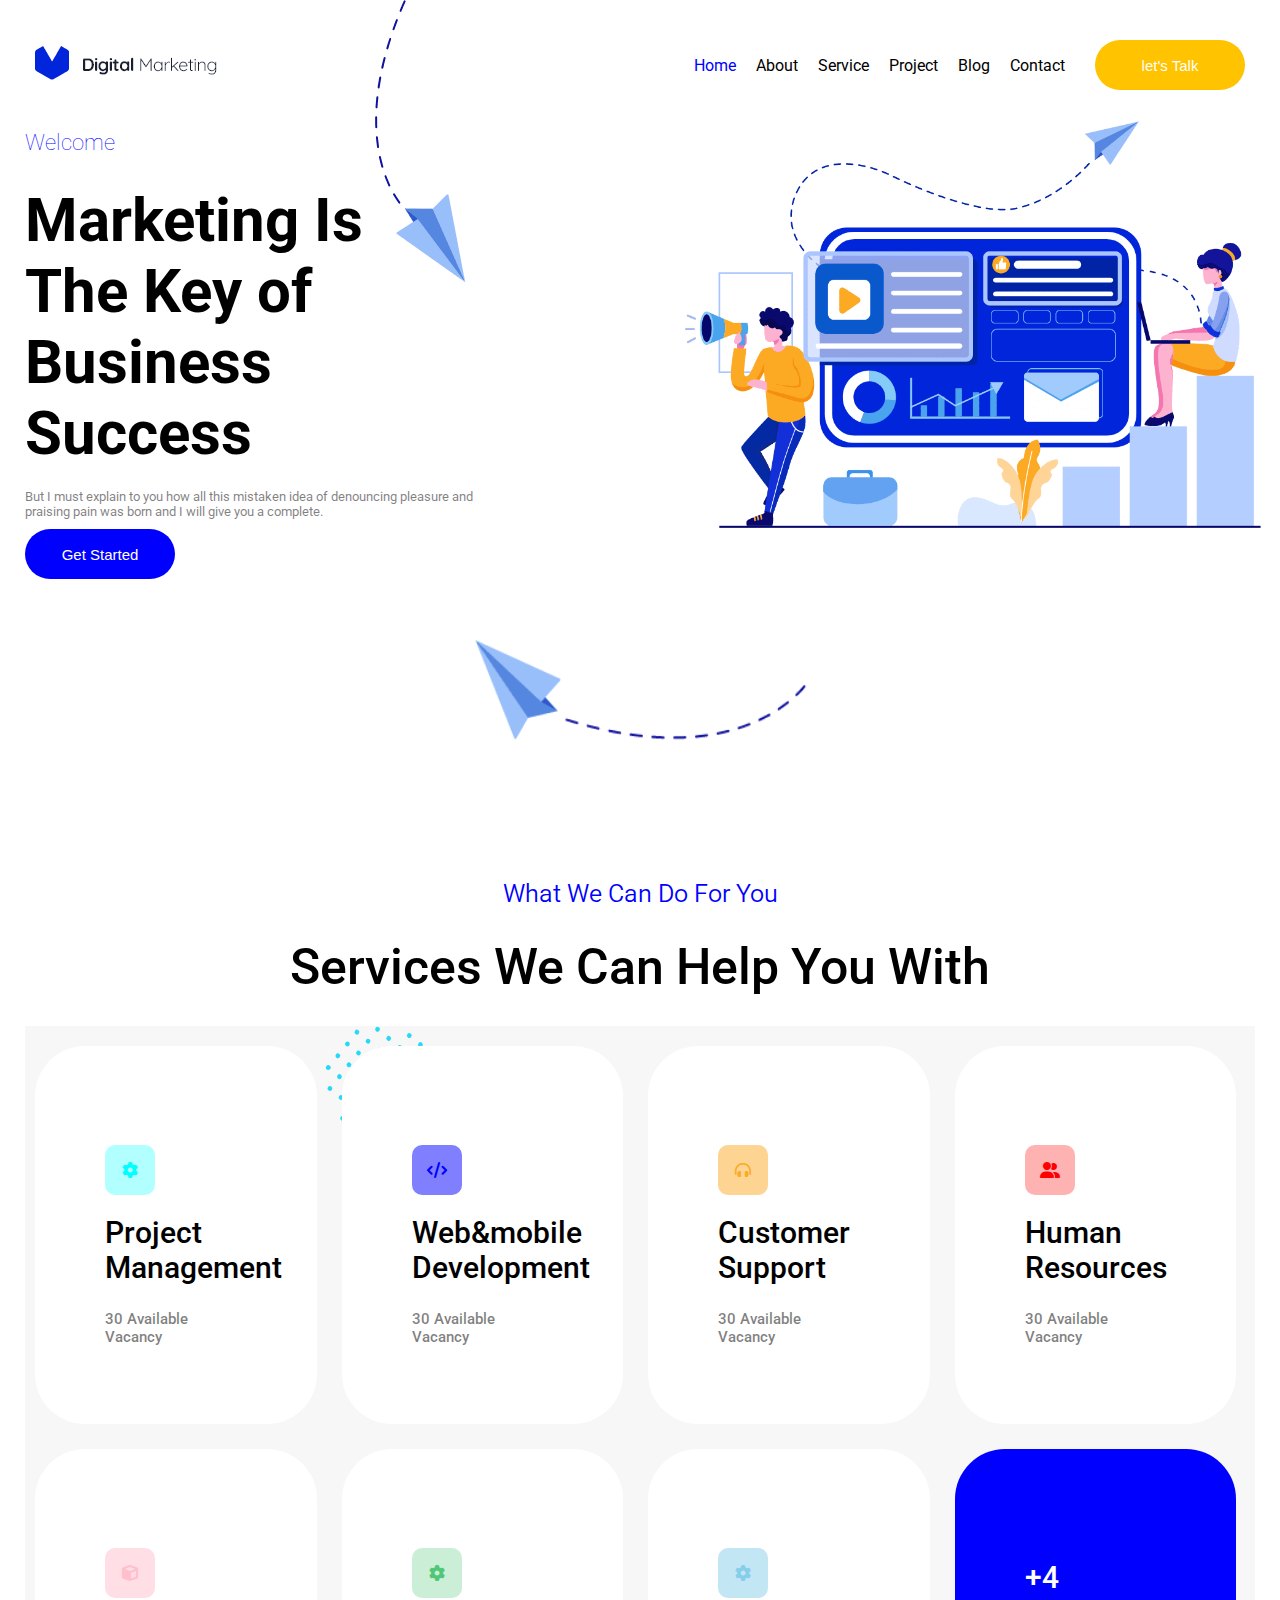
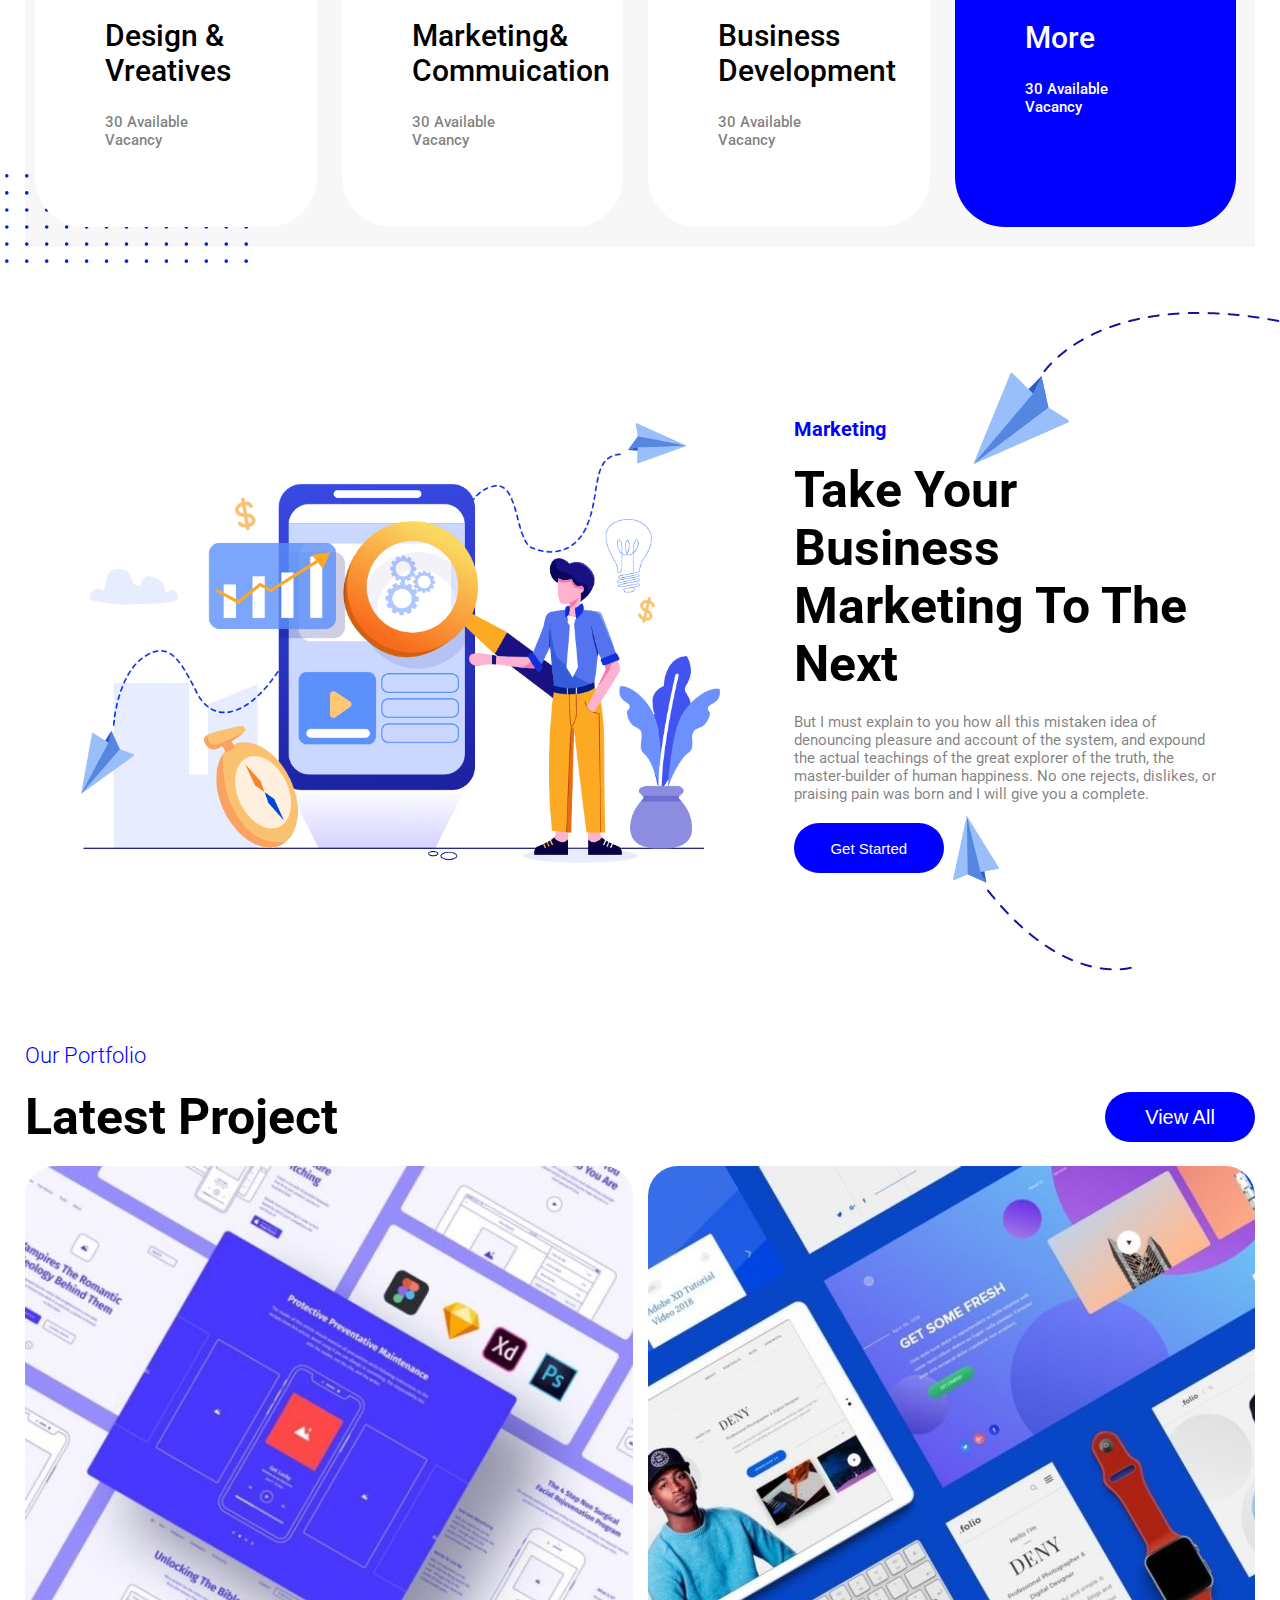
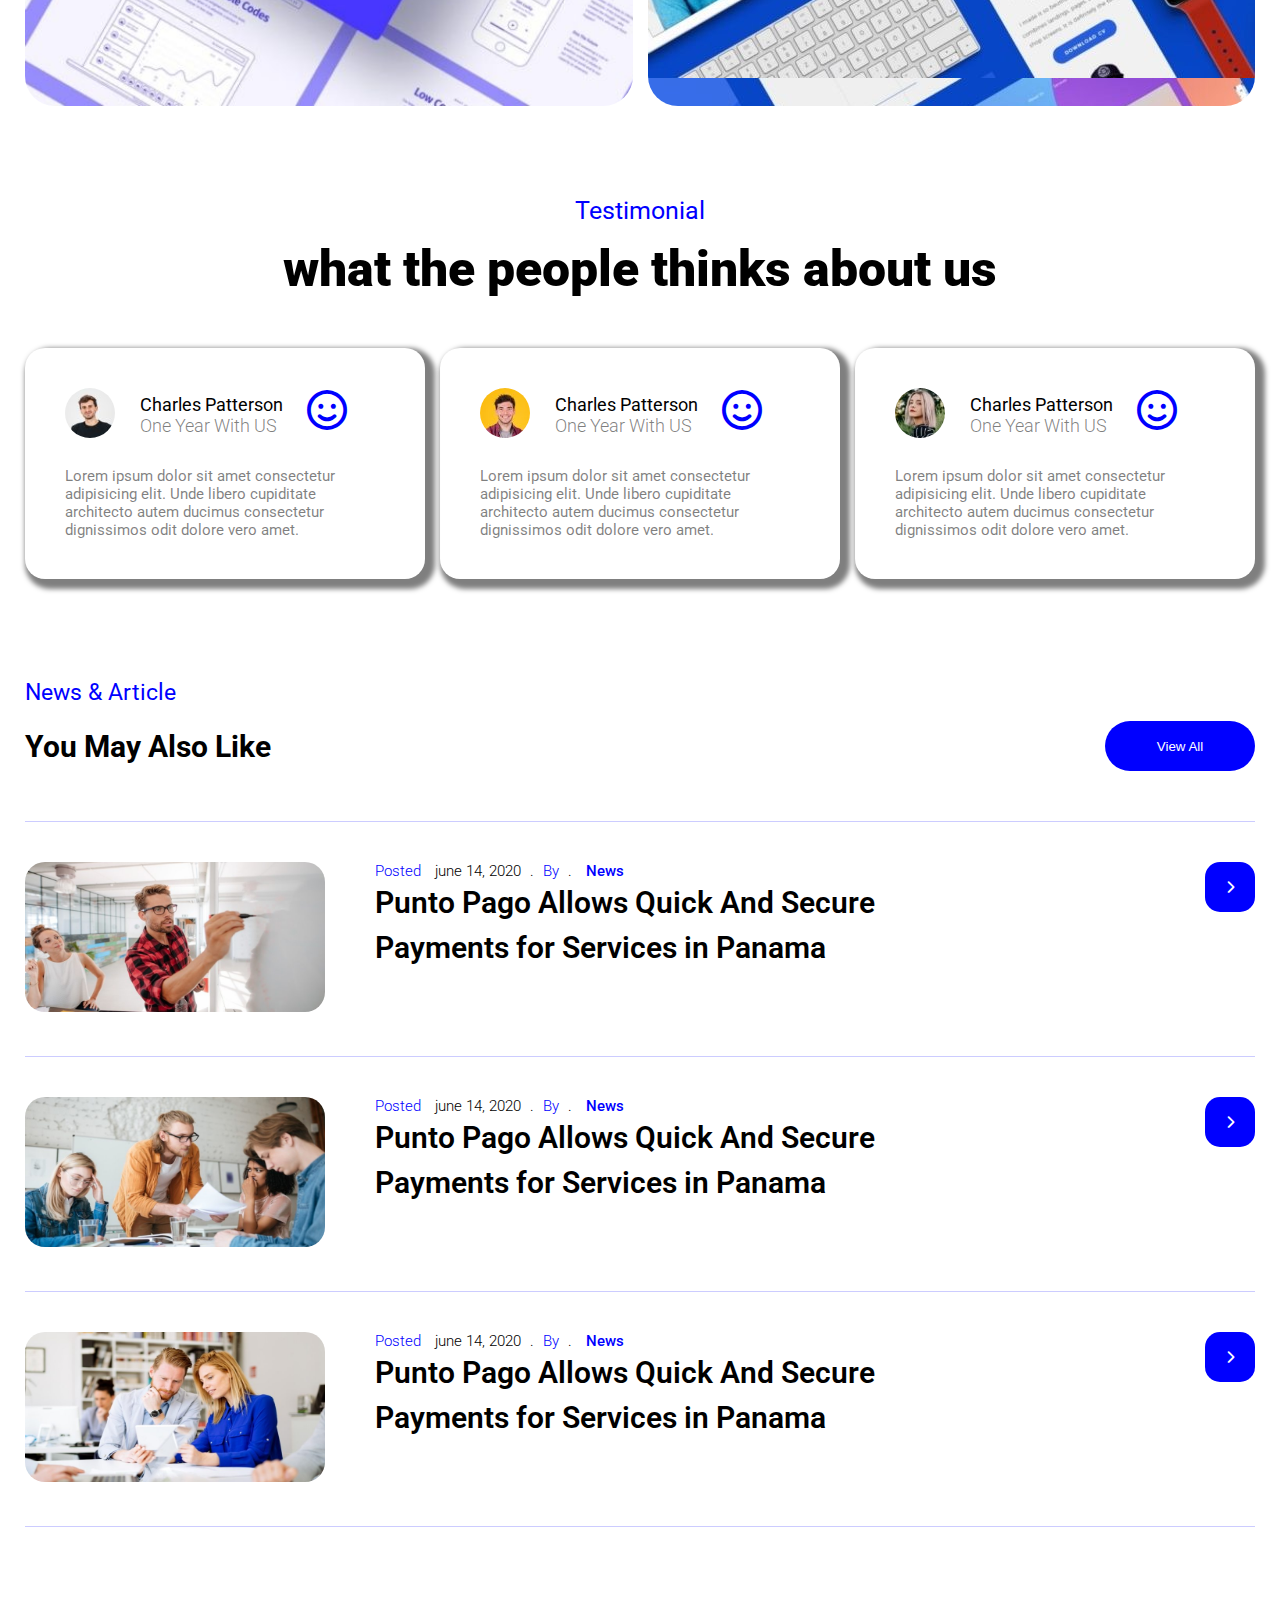
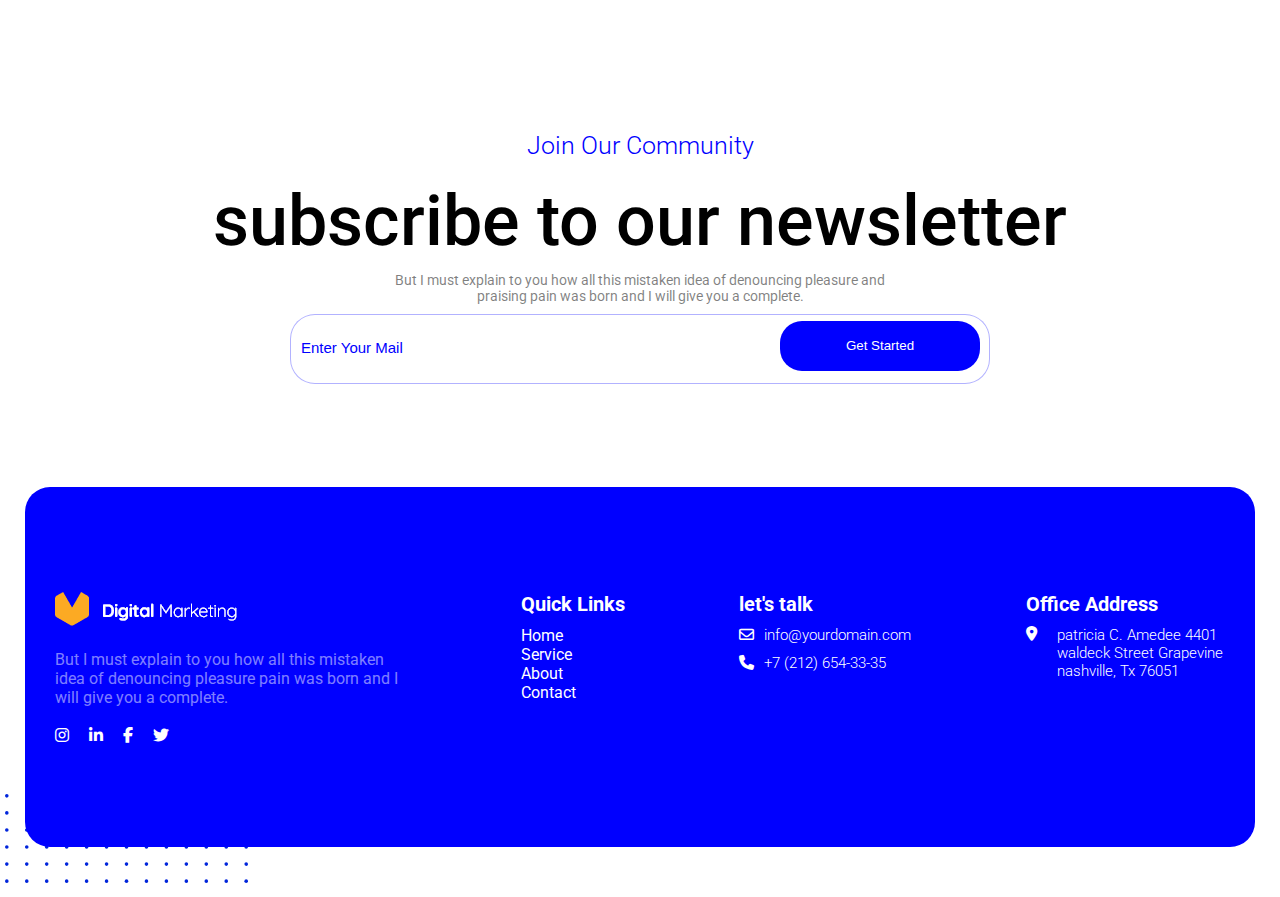
<file: A-test/index.html>
<!DOCTYPE html>
<html lang="en">
<head>
    <meta charset="UTF-8">
    <meta name="viewport" content="width=device-width, initial-scale=1.0">
    <link rel="stylesheet" href="https://cdnjs.cloudflare.com/ajax/libs/font-awesome/6.7.2/css/all.min.css
    ">
    <link rel="stylesheet" href="style.css">
    <title>Home</title>
</head>
<body>
    <div class="page">
        <div class="topbar">
            <div class="topright">
               <div class="img">
                <img src="images/topicon.png" alt="">
               </div>
            </div>
            <div class="topleft">
                <ul>
                    <li><a href="index.html" class="active">Home</a></li>
                    <li><a href="about.html">About</a></li>
                    <li><a href="service.html">Service</a></li>
                    <li><a href="project.html">Project</a></li>
                    <li><a href="blog.html">Blog</a></li>
                    <li><a href="contact.html">Contact</a></li>
                    <button class="chat">let's Talk</button>
                </ul>
            </div>
            <div class="moving_img">
                <img src="images/testimage1.png" alt="">
            </div>
        </div>
        <div class="header">
            <h3>Welcome</h3>
        </div>
        <div class="sec_bar">
            <div class="sec_left">
              <h3>Marketing Is The Key of Business Success</h3>
              <p>
                But I must explain to you how all this mistaken idea of denouncing pleasure and praising pain was born and I will give you a complete.
            </p>
            <button class="G_started">Get Started</button>
            </div>
            <div class="sec_right">
               <div class="image">
                 <img src="images/firstbib.png" alt="">
               </div>
            </div>
        </div>
        <div class="midCurve">
            <img src="images/midCurve.png" alt="">
        </div>
        <div class="sec-header">
            <h3>What We Can Do For You</h3>
            <h2>Services We Can Help You With</h2>
        </div>
        <div class="workContainer">
            <div class="workCard">
                <div class="icon">
                <i class="fa-solid fa-gear"></i>
                </div>
                <h3>Project Management</h3>
                <p>30 Available Vacancy</p>
            </div>
            <div class="workCard">
                <div class="icon">
                    <i class="fa-solid fa-code"></i>
                </div>
                <h3>Web&mobile Development</h3>
                <p>30 Available Vacancy</p>
            </div>
            <div class="workCard">
                <div class="icon">
                    <i class="fa-solid fa-headphones-simple"></i>
                </div>
                <h3>Customer Support</h3>
                <p>30 Available Vacancy</p>
            </div>
            <div class="workCard">
                <div class="icon">
                    <i class="fa-solid fa-user-group"></i>
                </div>
                <h3>Human Resources</h3>
                <p>30 Available Vacancy</p>
            </div>
            <div class="workCard">
                <div class="icon">
                    <i class="fa-solid fa-cube"></i>
                </div>
                <h3>Design & Vreatives</h3>
                <p>30 Available Vacancy</p>
            </div>
            <div class="workCard">
                <div class="icon">
                <i class="fa-solid fa-gear"></i>
                </div>
                <h3>Marketing& Commuication</h3>
                <p>30 Available Vacancy</p>
            </div>
            <div class="workCard">
                <div class="icon">
                <i class="fa-solid fa-gear"></i>
                </div>
                <h3>Business Development</h3>
                <p>30 Available Vacancy</p>
            </div>
            <div class="workCard eigthchild">
                <h3>+4</h3>
                <h3>More</h3>
                <p>30 Available Vacancy</p>
            </div>
            <div class="back1">
                <img src="images/backboy.svg" alt="">
            </div>
            <div class="back2">
                <img src="images/backboy2.svg" alt="">
            </div>
        </div>
        <div class="thd_bar">
            <div class="right_thd">
                <img src="images/pannel4.png" alt="">
            </div>
            <div class="left_thd">
                <h3 class="blue_thd">Marketing</h3>
                <h2>Take Your Business Marketing To The Next</h2>
                <p>
                    But I must explain to you how all this mistaken idea of denouncing pleasure and account of the system, and expound the actual teachings of the great explorer of the truth, the master-builder of human happiness. No one rejects, dislikes, or praising pain was born and I will give you a complete.
                </p>
                <button class="thd_butt">Get Started</button>
            </div>
            <div class="thd_float1">
                <img src="images/thd-float1.png" alt="">
            </div>
            <div class="thd_float2">
                <img src="images/thd-float2.png" alt="">
            </div>
        </div>
        <div class="fourth">
            <h3>Our Portfolio</h3>
            <div class="fourth_bar">
                <h2>Latest Project</h2>
                <button class="fbar_butt">View All</button>
            </div>
            <div class="project_bar">
                <div class="project1">
                  <div class="pro_card">
                    <div class="pro_left">
                        <h4>Login Mobile Interface illustrations</h4>
                        <p>Digital Experience <span> . </span>Ecommerce</p>
                    </div>
                    <div class="pro_right">
                        <button class="pro_butt"><i class="fa-solid fa-chevron-right"></i></button>
                    </div>
                  </div>
                </div>
                <div class="project2">
                 <div class="pro_card">
                    <div class="pro_left">
                        <h4>Some new ideas for branding</h4>
                        <p>Branding Startegy</p>
                    </div>
                    <div class="pro_right">
                        <button class="pro_butt"><i class="fa-solid fa-chevron-right"></i></button>
                    </div>
                 </div>
                </div>
        </div>
    </div>
    <div class="testimony">
        <h3>Testimonial</h3>
        <h2>what the people thinks about us</h2>
        <div class="testi_cards">
            <div class="testi_card">
                <div class="testi_card_head">
                    <div class="hu_icon">
                      <img src="images/test_head1.jpg" alt="">
                    </div>
                    <div class="testi_details">
                        <h4>Charles Patterson</h4>
                        <p>One Year With US</p>
                    </div>
                    <div class="com_icon">
                        <i class="fa-regular fa-face-smile"></i>
                    </div>
                </div>
                    <div class="testi_text">
                        Lorem ipsum dolor sit amet consectetur adipisicing elit. Unde libero cupiditate architecto autem ducimus consectetur dignissimos odit dolore vero amet.
                    </div>
                
            </div>
            <div class="testi_card">
                <div class="testi_card_head">
                    <div class="hu_icon">
                       <img src="images/test_head2.jpg" alt="">
                    </div>
                    <div class="testi_details">
                        <h4>Charles Patterson</h4>
                        <p>One Year With US</p>
                    </div>
                    <div class="com_icon">
                        <i class="fa-regular fa-face-smile"></i>
                    </div>
                </div>
                    <div class="testi_text">
                        Lorem ipsum dolor sit amet consectetur adipisicing elit. Unde libero cupiditate architecto autem ducimus consectetur dignissimos odit dolore vero amet.
                    </div>
                 
            </div>
            <div class="testi_card">
                <div class="testi_card_head">
                    <div class="hu_icon">
                        <img src="images/test_head3.jpg" alt="">
                    </div>
                    <div class="testi_details">
                        <h4>Charles Patterson</h4>
                        <p>One Year With US</p>
                    </div>
                    <div class="com_icon">
                        <i class="fa-regular fa-face-smile"></i>
                    </div>
                </div>
                    <div class="testi_text">
                        Lorem ipsum dolor sit amet consectetur adipisicing elit. Unde libero cupiditate architecto autem ducimus consectetur dignissimos odit dolore vero amet.
                    </div>
            </div>
        </div>
    </div>
    <div class="news">
        <h3>News & Article</h3>
        <div class="news_bar">
            <h4>You May Also Like</h4>
            <button class="news_view">View All</button>
        </div>
        <div class="news_tables">
            <div class="news_table">
                <div class="news_left">
                <div class="news_image">
                    <img src="images/news_image1.jpg" alt="">
                </div>
                <div class="news_details">
                    <h2>
                        <span class="blue">Posted</span>
                        <span class="date">june 14, 2020</span>
                        <span>.</span>
                        <span class="by">By</span>
                        <span>.</span>
                        <span class="last">News</span>
                    </h2>
                    <p>Punto Pago Allows Quick And Secure</p>
                    <p>Payments for Services in Panama</p>
                </div>
            </div>
                <button class="go_arrow"><i class="fa-solid fa-chevron-right"></i></button>
            </div>
            <div class="news_table">
                <div class="news_left">
                <div class="news_image">
                    <img src="images/news_image2.jpg" alt="">
                </div>
                <div class="news_details">
                    <h2>
                        <span class="blue">Posted</span>
                        <span class="date">june 14, 2020</span>
                        <span>.</span>
                        <span class="by">By</span>
                        <span>.</span>
                        <span class="last">News</span>
                    </h2>
                    <p>Punto Pago Allows Quick And Secure</p>
                    <p>Payments for Services in Panama</p>
                </div>
                </div>
                <button class="go_arrow"><i class="fa-solid fa-chevron-right"></i></button>
            </div>
            <div class="news_table">
                <div class="news_left">
                <div class="news_image">
                    <img src="images/news_image3.jpg" alt="">
                </div>
                <div class="news_details">
                    <h2>
                        <span class="blue">Posted</span>
                        <span class="date">june 14, 2020</span>
                        <span>.</span>
                        <span class="by">By</span>
                        <span>.</span>
                        <span class="last">News</span>
                    </h2>
                    <p>Punto Pago Allows Quick And Secure</p>
                    <p>Payments for Services in Panama</p>
                </div>
                </div>
                <button class="go_arrow"><i class="fa-solid fa-chevron-right"></i></button>
            </div>      
        </div>
    </div>
    <div class="sec_lastbar">
        <h4>Join Our Community</h4>
        <h3>subscribe to our newsletter</h3>
        <p> 
            But I must explain to you how all this mistaken idea of denouncing pleasure and praising pain was born and I will give you a complete.
        </p>
        <div class="input">
            <input type="email" class="mail" placeholder="Enter Your Mail">
            <button class="input_float">Get Started</button>
        </div>
    </div>
    <div class="lastbars">
        <div class="cover">
        <div class="lastbar1">
            <div class="lastimage">
                <img src="images/lastbar1.png" alt="">
            </div>
            <div class="lasttext">
                But I must explain to you how all this mistaken idea of denouncing pleasure pain was born and I will give you a complete.
            </div>
            <div class="lasticon">
                <i class="fa-brands fa-instagram"></i>
                <i class="fa-brands fa-linkedin-in"></i>
                <i class="fa-brands fa-facebook-f"></i>
                <i class="fa-brands fa-twitter"></i>
            </div>
        </div>
        <div class="lastbar2">
            <h3>Quick Links</h3>
            <ul class="quickLink">
                <li><a href="index.html">Home</a></li>
                <li><a href="service.html">Service</a></li>
                <li><a href="about.html">About</a></li>
                <li><a href="contact.html">Contact</a></li>
            </ul>
        </div>
        <div class="lastbar3">
            <h3>let's talk</h3>
            <div class="mail_with_icon">
                <i class="fa-regular fa-envelope"></i>
                <p>info@yourdomain.com</p>
            </div>
            <div class="mail_with_icon">
                <i class="fa-solid fa-phone"></i>
                <p> +7 (212) 654-33-35</p>
            </div>
        </div>
        <div class="lastbar4">
            <h3>Office Address</h3>
            <div class="location">
                <i class="fa-solid fa-location-dot"></i>
                <p>patricia C. Amedee 4401 waldeck Street Grapevine nashville, Tx 76051</p>
            </div>
        </div>
        <div class="lastback2">
            <img src="images/backboy2.svg" alt="">
        </div>
    </div>
    </div>
    </div>
</body>
</html>
</file>
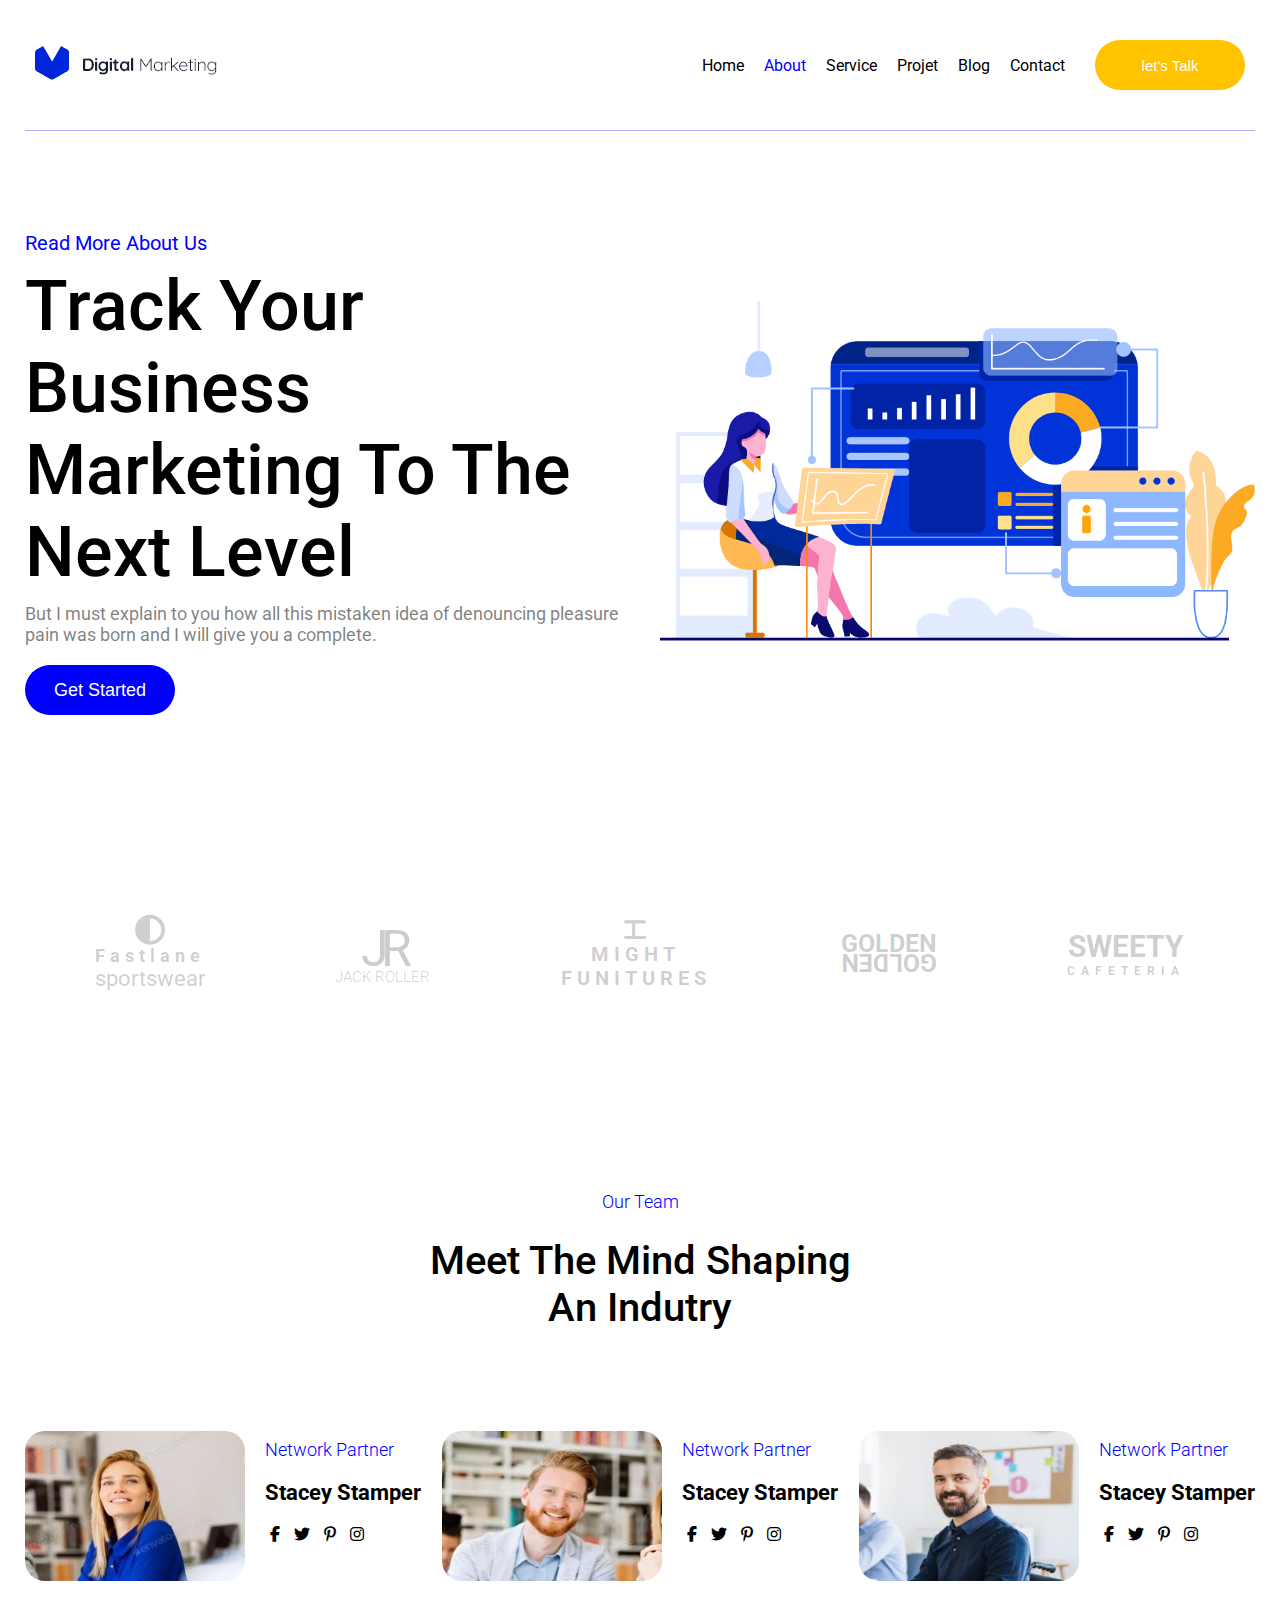
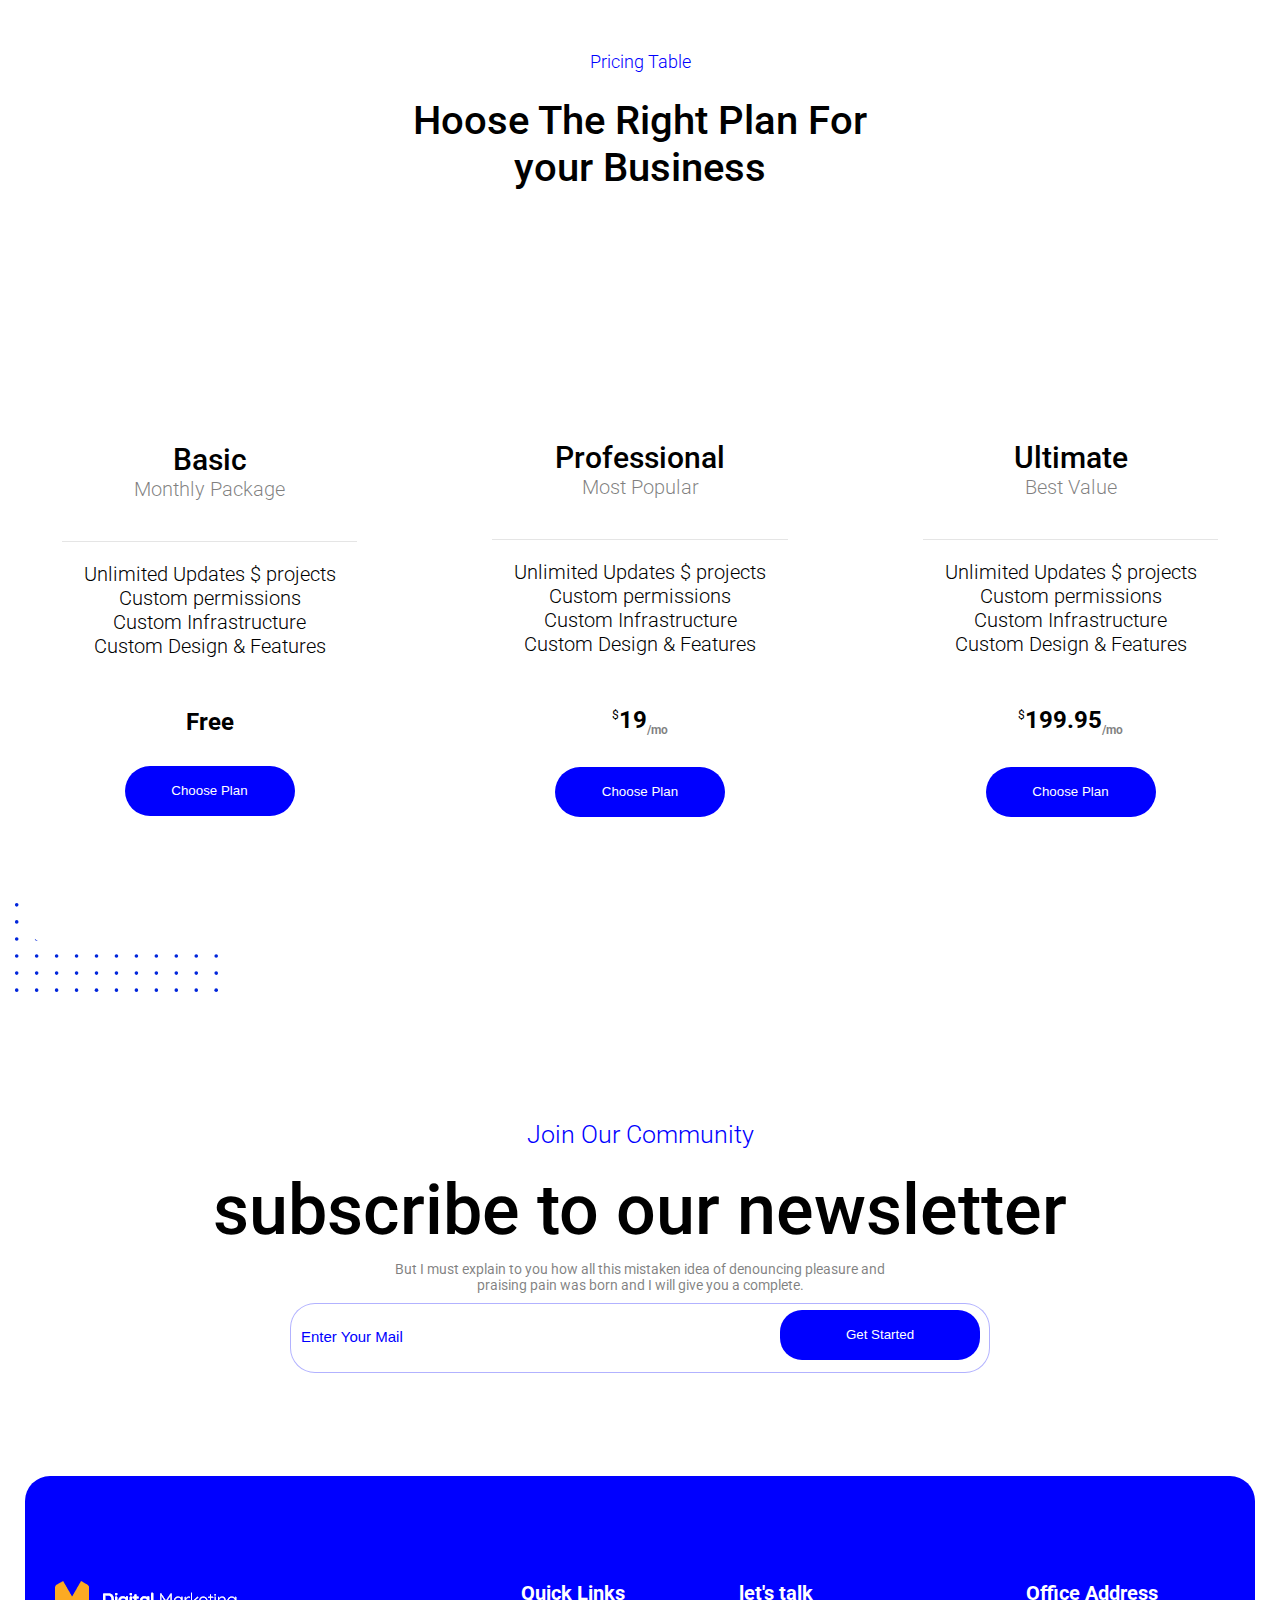
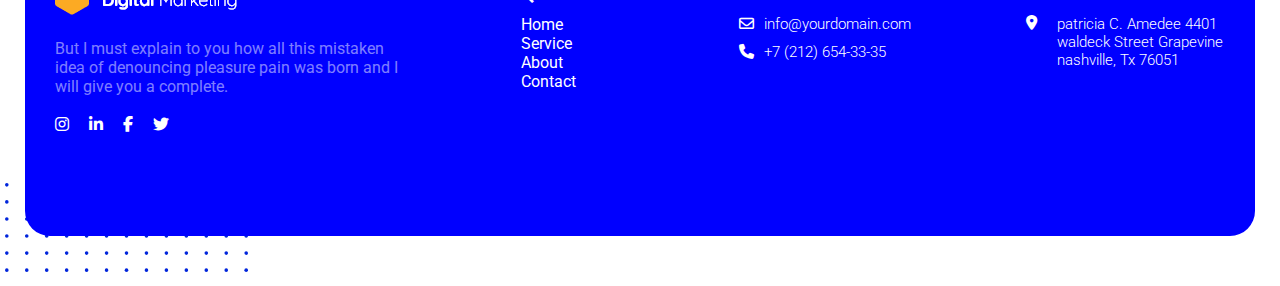
<file: A-test/about.html>
<!DOCTYPE html>
<html lang="en">
<head>
    <meta charset="UTF-8">
    <meta name="viewport" content="width=device-width, initial-scale=1.0">
    <link rel="stylesheet" href="https://cdnjs.cloudflare.com/ajax/libs/font-awesome/6.7.2/css/all.min.css
    ">
    <link rel="stylesheet" href="style.css">
    <title>About</title>
</head>
<body>
    <div class="page">
        <div class="topbar">
            <div class="topright">
               <div class="img">
                <img src="images/topicon.png" alt="">
               </div>
            </div>
            <div class="topleft">
                <ul>
                    <li><a href="index.html">Home</a></li>
                    <li><a href="about.html" class="active">About</a></li>
                    <li><a href="service.html">Service</a></li>
                    <li><a href="project.html">Projet</a></li>
                    <li><a href="blog.html">Blog</a></li>
                    <li><a href="contact.html">Contact</a></li>
                    <button class="chat">let's Talk</button>
                </ul>
            </div>
           </div> 
           <div class="about_first">
            <div class="ab_first_left">
              <h3>Read More About Us</h3>
              <h2>Track Your Business Marketing To The Next Level</h2>
              <p>
                But I must explain to you how all this mistaken idea of denouncing pleasure pain was born and I will give you a complete.
            </p>
            <button>Get Started</button>
            </div>
            <div class="ab_first_right">
                <img src="images/about_image1.png" alt="">
            </div>
           </div>
           <div class="ab_sec">
            <div class="sec_log1">
                <i class="fa-solid fa-circle-half-stroke"></i>
                <h4>Fastlane</h4>
                <p>sportswear</p>
            </div>
            <div class="sec_log2">
                <h2>JR</h2>
                <h3>JACK ROLLER</h3>
            </div>
            <div class="sec_log3">
                <i class="fa-solid fa-h fa-rotate-270"></i>
                <h4>MIGHT</h4>
                <h4>FUNITURES</h4>
            </div>
            <div class="sec_log4">
                <h5>GOLDEN</h5>
                <h5 class="upside_down">GOLDEN</h5>
            </div>
            <div class="sec_log5">
                <h2>SWEETY</h2>
                <h3>CAFETERIA</h3>
            </div>
        </div>
        <div class="mid_thd">
            <h4>Our Team</h4>
            <h3>Meet The Mind Shaping</h3>
            <h3>An Indutry</h3>
        </div>
        <div class="teams">
            <div class="team">
                <div class="team_pic">
                    <img src="images/team1.jpg" alt="">
                </div>
                <div class="team_details">
                    <h3>Network Partner</h3>
                    <h2>Stacey Stamper</h2>
                    <i class="fa-brands fa-facebook-f"></i>
                    <i class="fa-brands fa-twitter"></i>
                    <i class="fa-brands fa-pinterest-p"></i>
                    <i class="fa-brands fa-instagram"></i>
                </div>
            </div>
            <div class="team">
                <div class="team_pic">
                    <img src="images/team2.jpg" alt="">
                </div>
                <div class="team_details">
                    <h3>Network Partner</h3>
                    <h2>Stacey Stamper</h2>
                    <i class="fa-brands fa-facebook-f"></i>
                    <i class="fa-brands fa-twitter"></i>
                    <i class="fa-brands fa-pinterest-p"></i>
                    <i class="fa-brands fa-instagram"></i>
                </div>
            </div>
            <div class="team">
                <div class="team_pic">
                    <img src="images/team3.jpg" alt="">
                </div>
                <div class="team_details">
                    <h3>Network Partner</h3>
                    <h2>Stacey Stamper</h2>
                    <i class="fa-brands fa-facebook-f"></i>
                    <i class="fa-brands fa-twitter"></i>
                    <i class="fa-brands fa-pinterest-p"></i>
                    <i class="fa-brands fa-instagram"></i>
                </div>
            </div>
        </div>
        <div class="mid_fot">
            <h4>Pricing Table</h4>
            <h3>Hoose The Right Plan For</h3>
            <h3>your Business</h3>
        </div>
        <div class="payment">
            <div class="pay_plan">
                <h3>Basic</h3>
                <h4>Monthly Package</h4>
                <div class="advan">
                    <p>Unlimited Updates $ projects</p>
                    <p>Custom permissions</p>
                    <p>Custom Infrastructure</p>
                    <p>Custom Design  & Features</p>
                </div>
                 <h2>Free</h2>
                 <button class="c-price">Choose Plan</button>
                 <div class="pay_float">
                    <img src="images/price_float.svg" alt="">
                 </div>
            </div>
            <div class="pay_plan">
                <h3>Professional</h3>
                <h4>Most Popular</h4>
                <div class="advan">
                    <p>Unlimited Updates $ projects</p>
                    <p>Custom permissions</p>
                    <p>Custom Infrastructure</p>
                    <p>Custom Design  & Features</p>
                </div>
                 <h2><sup>$</sup>19<sub>/mo</sub></h2>
                 <button class="c-price">Choose Plan</button>
                 <div class="pay_float">
                    <img src="images/price_float.svg" alt="">
                 </div>
            </div>
            <div class="pay_plan">
                <h3>Ultimate</h3>
                <h4>Best Value</h4>
                <div class="advan">
                    <p>Unlimited Updates $ projects</p>
                    <p>Custom permissions</p>
                    <p>Custom Infrastructure</p>
                    <p>Custom Design  & Features</p>
                </div>
                 <h2><sup>$</sup>199.95<sub>/mo</sub></h2>
                 <button class="c-price">Choose Plan</button>  
                 <div class="pay_float">
                    <img src="images/price_float.svg" alt="">
                 </div>
            </div>
            <div class="plan_float">
                <img src="images/plan_float.svg" alt="">
            </div>
        </div>
        <div class="sec_lastbar">
            <h4>Join Our Community</h4>
            <h3>subscribe to our newsletter</h3>
            <p> 
                But I must explain to you how all this mistaken idea of denouncing pleasure and praising pain was born and I will give you a complete.
            </p>
            <div class="input">
                <input type="email" class="mail" placeholder="Enter Your Mail">
                <button class="input_float">Get Started</button>
            </div>
        </div>
        <div class="lastbars">
            <div class="cover">
            <div class="lastbar1">
                <div class="lastimage">
                    <img src="images/lastbar1.png" alt="">
                </div>
                <div class="lasttext">
                    But I must explain to you how all this mistaken idea of denouncing pleasure pain was born and I will give you a complete.
                </div>
                <div class="lasticon">
                    <i class="fa-brands fa-instagram"></i>
                    <i class="fa-brands fa-linkedin-in"></i>
                    <i class="fa-brands fa-facebook-f"></i>
                    <i class="fa-brands fa-twitter"></i>
                </div>
            </div>
            <div class="lastbar2">
                <h3>Quick Links</h3>
                <ul class="quickLink">
                    <li><a href="index.html">Home</a></li>
                    <li><a href="service.html">Service</a></li>
                    <li><a href="about.html">About</a></li>
                    <li><a href="contact.html">Contact</a></li>
                </ul>
            </div>
            <div class="lastbar3">
                <h3>let's talk</h3>
                <div class="mail_with_icon">
                    <i class="fa-regular fa-envelope"></i>
                    <p>info@yourdomain.com</p>
                </div>
                <div class="mail_with_icon">
                    <i class="fa-solid fa-phone"></i>
                    <p> +7 (212) 654-33-35</p>
                </div>
            </div>
            <div class="lastbar4">
                <h3>Office Address</h3>
                <div class="location">
                    <i class="fa-solid fa-location-dot"></i>
                    <p>patricia C. Amedee 4401 waldeck Street Grapevine nashville, Tx 76051</p>
                </div>
            </div>
            <div class="lastback2">
                <img src="images/backboy2.svg" alt="">
            </div>
        </div>
        </div>
    </div>
</body>
</html>
</file>
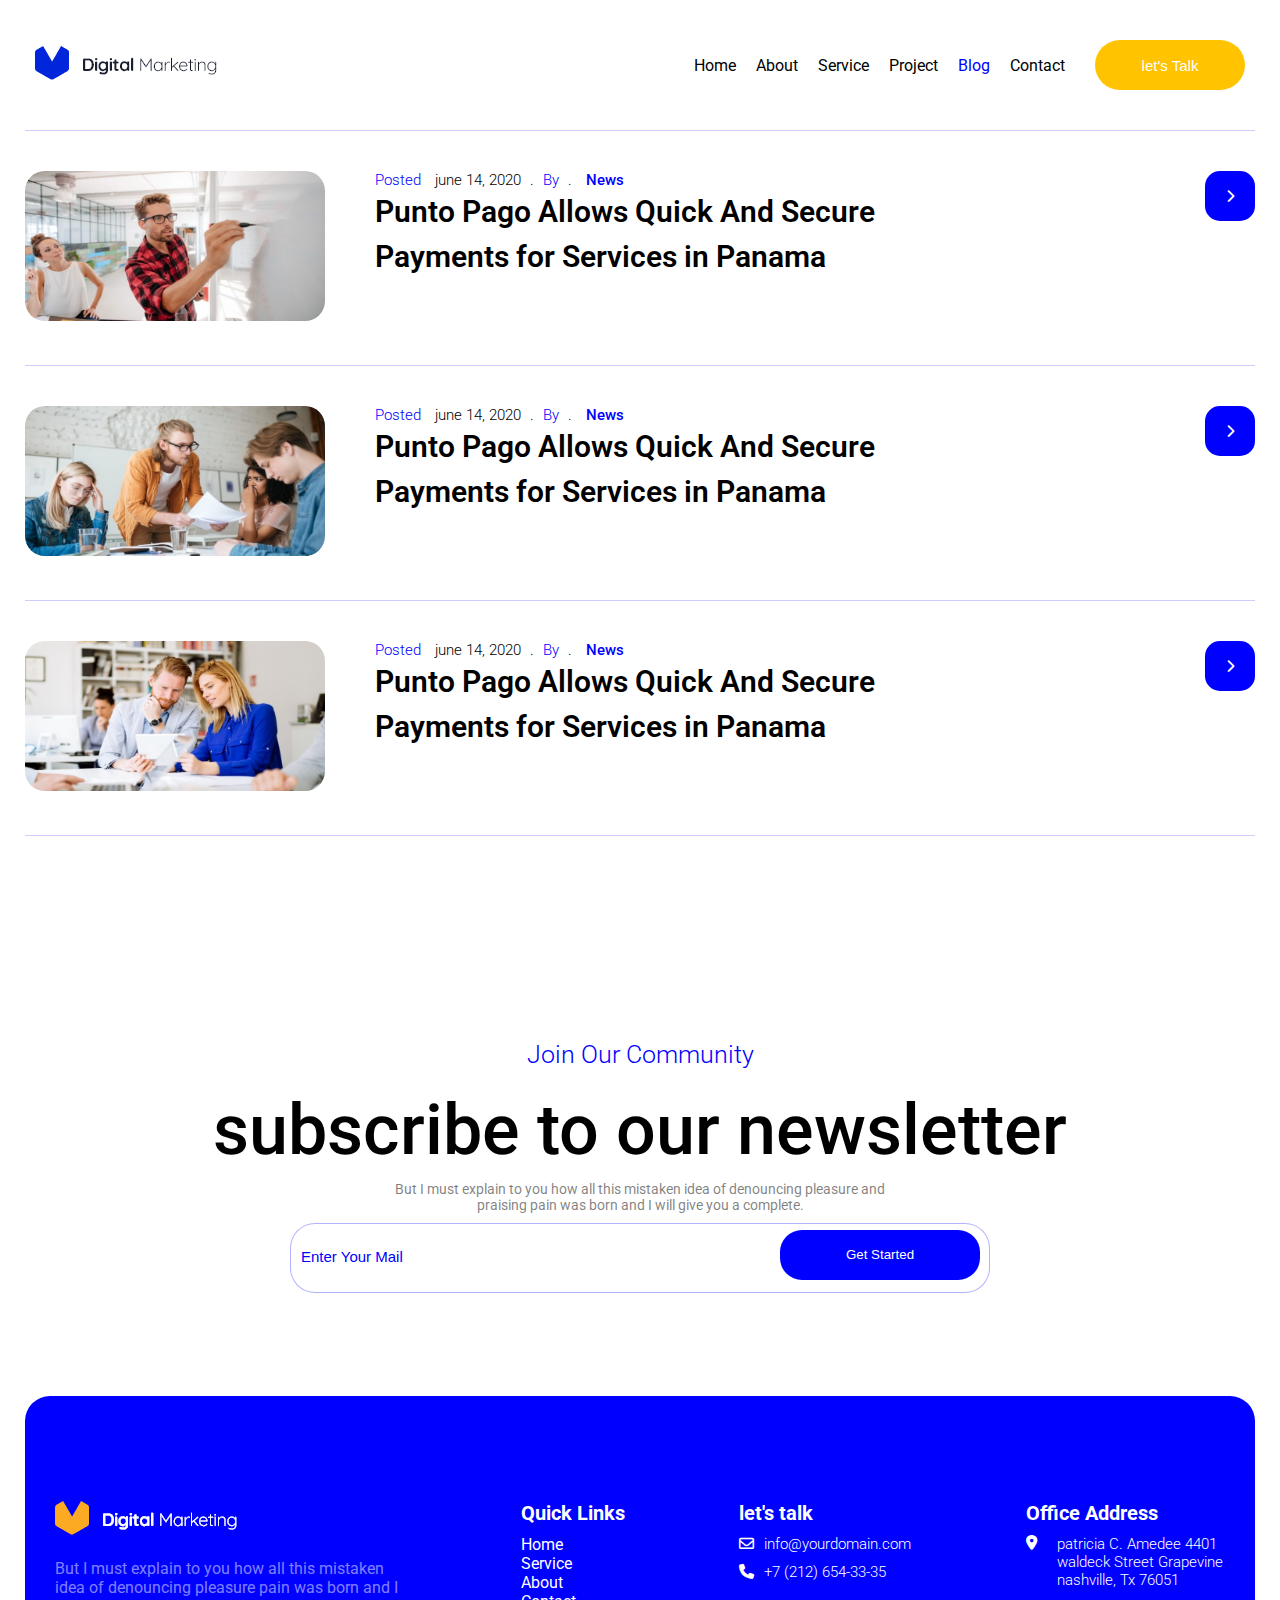
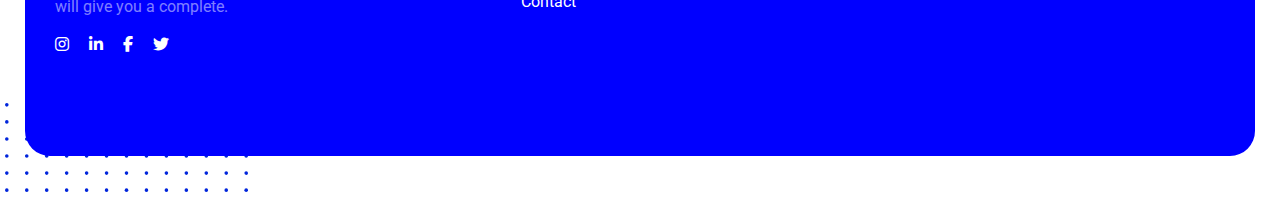
<file: A-test/blog.html>
<!DOCTYPE html>
<html lang="en">
<head>
    <meta charset="UTF-8">
    <meta name="viewport" content="width=device-width, initial-scale=1.0">
    <link rel="stylesheet" href="https://cdnjs.cloudflare.com/ajax/libs/font-awesome/6.7.2/css/all.min.css
    ">
    <link rel="stylesheet" href="style.css">
    <title>Document</title>
</head>
<body>
    <div class="page">
        <div class="topbar">
            <div class="topright">
               <div class="img">
                <img src="images/topicon.png" alt="">
               </div>
            </div>
            <div class="topleft">
                <ul>
                    <li><a href="index.html">Home</a></li>
                    <li><a href="about.html">About</a></li>
                    <li><a href="service.html">Service</a></li>
                    <li><a href="project.html">Project</a></li>
                    <li><a href="blog.html" class="active">Blog</a></li>
                    <li><a href="contact.html">Contact</a></li>
                    <button class="chat">let's Talk</button>
                </ul>
            </div>
        </div>
        <div class="news_container">
            <div class="news_table">
                <div class="news_left">
                <div class="news_image">
                    <img src="images/news_image1.jpg" alt="">
                </div>
                <div class="news_details">
                    <h2>
                        <span class="blue">Posted</span>
                        <span class="date">june 14, 2020</span>
                        <span>.</span>
                        <span class="by">By</span>
                        <span>.</span>
                        <span class="last">News</span>
                    </h2>
                    <p>Punto Pago Allows Quick And Secure</p>
                    <p>Payments for Services in Panama</p>
                </div>
            </div>
                <button class="go_arrow"><i class="fa-solid fa-chevron-right"></i></button>
            </div>
            <div class="news_table">
                <div class="news_left">
                <div class="news_image">
                    <img src="images/news_image2.jpg" alt="">
                </div>
                <div class="news_details">
                    <h2>
                        <span class="blue">Posted</span>
                        <span class="date">june 14, 2020</span>
                        <span>.</span>
                        <span class="by">By</span>
                        <span>.</span>
                        <span class="last">News</span>
                    </h2>
                    <p>Punto Pago Allows Quick And Secure</p>
                    <p>Payments for Services in Panama</p>
                </div>
                </div>
                <button class="go_arrow"><i class="fa-solid fa-chevron-right"></i></button>
            </div>
            <div class="news_table">
                <div class="news_left">
                <div class="news_image">
                    <img src="images/news_image3.jpg" alt="">
                </div>
                <div class="news_details">
                    <h2>
                        <span class="blue">Posted</span>
                        <span class="date">june 14, 2020</span>
                        <span>.</span>
                        <span class="by">By</span>
                        <span>.</span>
                        <span class="last">News</span>
                    </h2>
                    <p>Punto Pago Allows Quick And Secure</p>
                    <p>Payments for Services in Panama</p>
                </div>
                </div>
                <button class="go_arrow"><i class="fa-solid fa-chevron-right"></i></button>
            </div>      
        </div>
        <div class="sec_lastbar">
            <h4>Join Our Community</h4>
            <h3>subscribe to our newsletter</h3>
            <p> 
                But I must explain to you how all this mistaken idea of denouncing pleasure and praising pain was born and I will give you a complete.
            </p>
            <div class="input">
                <input type="email" class="mail" placeholder="Enter Your Mail">
                <button class="input_float">Get Started</button>
            </div>
        </div>
        <div class="lastbars">
            <div class="cover">
            <div class="lastbar1">
                <div class="lastimage">
                    <img src="images/lastbar1.png" alt="">
                </div>
                <div class="lasttext">
                    But I must explain to you how all this mistaken idea of denouncing pleasure pain was born and I will give you a complete.
                </div>
                <div class="lasticon">
                    <i class="fa-brands fa-instagram"></i>
                    <i class="fa-brands fa-linkedin-in"></i>
                    <i class="fa-brands fa-facebook-f"></i>
                    <i class="fa-brands fa-twitter"></i>
                </div>
            </div>
            <div class="lastbar2">
                <h3>Quick Links</h3>
                <ul class="quickLink">
                    <li><a href="index.html">Home</a></li>
                    <li><a href="service.html">Service</a></li>
                    <li><a href="about.html">About</a></li>
                    <li><a href="contact.html">Contact</a></li>
                </ul>
            </div>
            <div class="lastbar3">
                <h3>let's talk</h3>
                <div class="mail_with_icon">
                    <i class="fa-regular fa-envelope"></i>
                    <p>info@yourdomain.com</p>
                </div>
                <div class="mail_with_icon">
                    <i class="fa-solid fa-phone"></i>
                    <p> +7 (212) 654-33-35</p>
                </div>
            </div>
            <div class="lastbar4">
                <h3>Office Address</h3>
                <div class="location">
                    <i class="fa-solid fa-location-dot"></i>
                    <p>patricia C. Amedee 4401 waldeck Street Grapevine nashville, Tx 76051</p>
                </div>
            </div>
            <div class="lastback2">
                <img src="images/backboy2.svg" alt="">
            </div>
        </div>
        </div>
    </div>
</body>
</html>
</file>
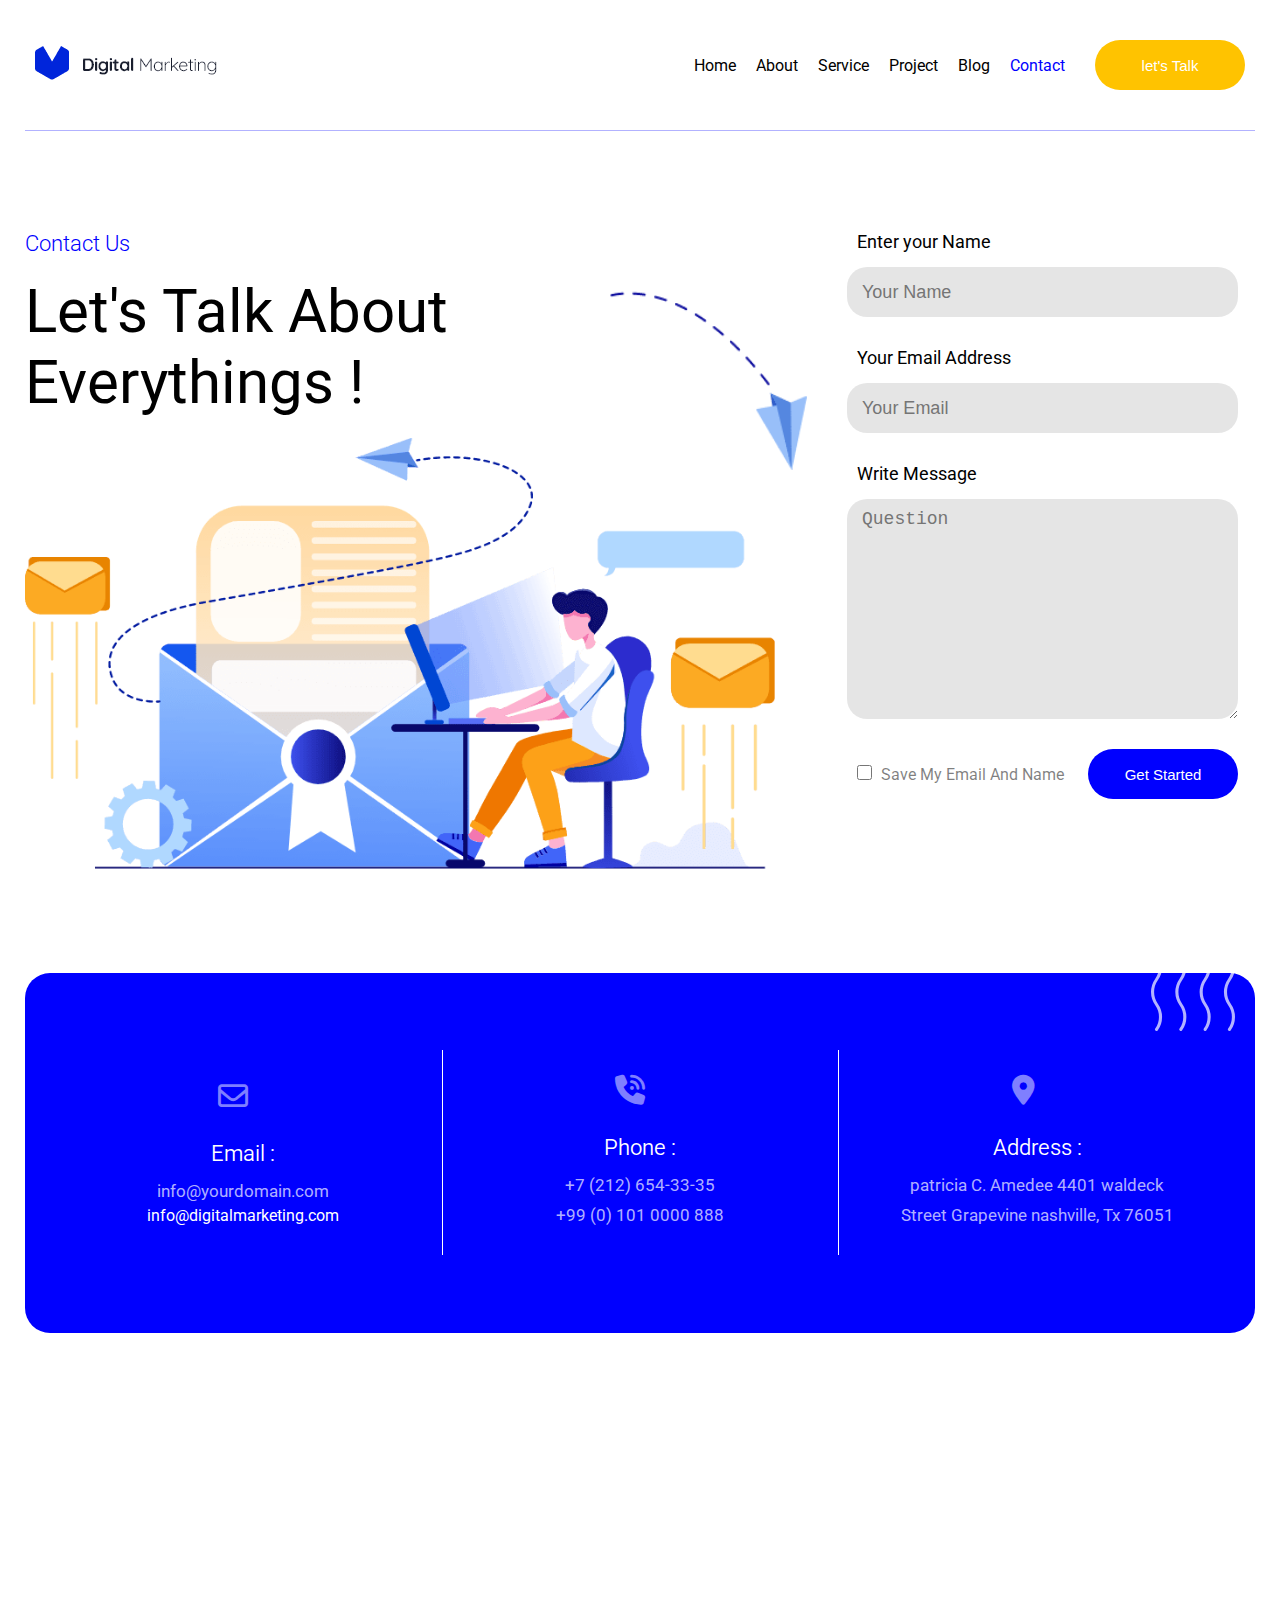
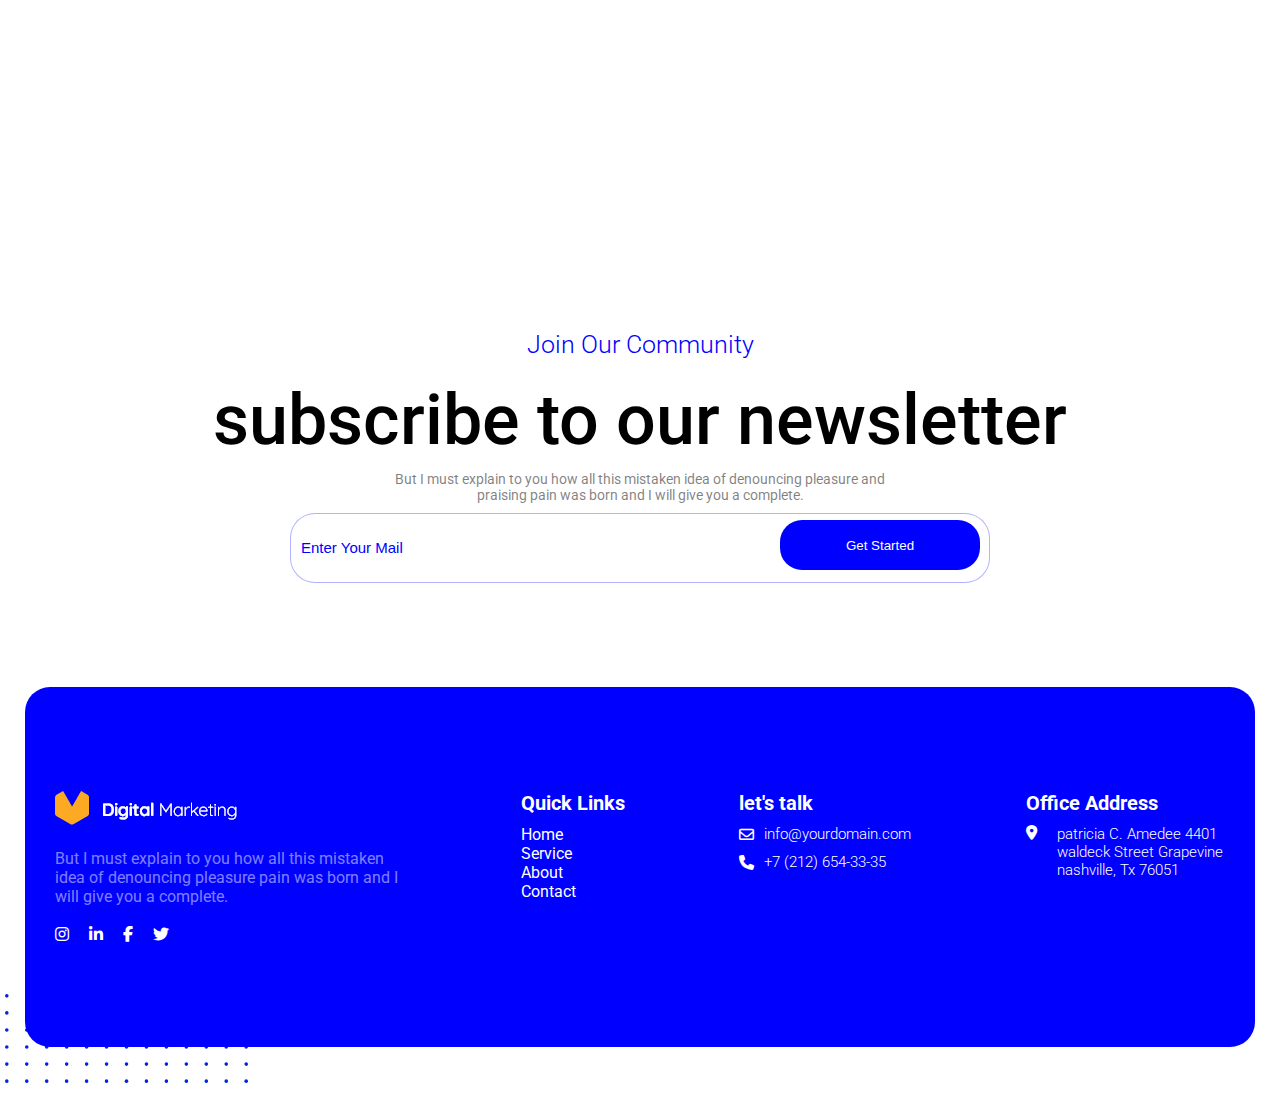
<file: A-test/contact.html>
<!DOCTYPE html>
<html lang="en">
<head>
    <meta charset="UTF-8">
    <meta name="viewport" content="width=device-width, initial-scale=1.0">
    <link rel="stylesheet" href="https://cdnjs.cloudflare.com/ajax/libs/font-awesome/6.7.2/css/all.min.css
    ">
    <link rel="stylesheet" href="style.css">
    <title>contact</title>
</head>
<body>
    <div class="page">
        <div class="topbar">
            <div class="topright">
               <div class="img">
                <img src="images/topicon.png" alt="">
               </div>
            </div>
            <div class="topleft">
                <ul>
                    <li><a href="index.html">Home</a></li>
                    <li><a href="about.html">About</a></li>
                    <li><a href="service.html">Service</a></li>
                    <li><a href="project.html">Project</a></li>
                    <li><a href="blog.html">Blog</a></li>
                    <li><a href="contact.html" class="active">Contact</a></li>
                    <button class="chat">let's Talk</button>
                </ul>
            </div>
        </div>
        <div class="con_first">
            <div class="con_first_left">
                <h4>Contact Us</h4>
                <h3>Let's Talk About Everythings !</h3>
                <img src="images/contact1.png" alt="">
                <div class="con_flow">
                    <img src="images/con_flow1.png" alt="">
                </div>
            </div>
            <div class="con_first_right">
               <form action="submit">
                <label for="name">Enter your Name</label>
                <input type="text" name="name" placeholder="Your Name" required>
                <label for="Email">Your Email Address</label>
                <input type="email" name="Email" placeholder="Your Email" required>
                <label for="text">Write Message</label>
                <textarea name="text" placeholder="Question" rows="10" required></textarea>
               </form>
               <div class="lastLine">
                <input type="checkbox" class="check"> <span>Save My Email And Name</span>
               <button class="G_started">Get Started</button>
               </div>
            </div>
        </div>
        <div class="con_sec">
            <div class="con_sec_bars">
                <i class="fa-regular fa-envelope"></i>
                <h3>Email :</h3>
                <p>info@yourdomain.com</p>
                info@digitalmarketing.com
            </div>
            <div class="con_sec_bars">
                <i class="fa-solid fa-phone-volume"></i>
                <h3>Phone :</h3>
                <p>+7 (212) 654-33-35</p>
                <p>+99 (0) 101 0000 888</p>
            </div>
            <div class="con_sec_bars">
                <i class="fa-solid fa-location-dot"></i>
                <h3>Address :</h3>
                <p>patricia C. Amedee 4401 waldeck</p>
                <p>Street Grapevine nashville, Tx 76051</p>
            </div>
            <div class="details_float">
                <img src="images/price_float.svg" alt="">
            </div>
        </div>
        <div class="map">
            <iframe src="https://www.google.com/maps/embed?pb=!1m18!1m12!1m3!1d253682.63653669978!2d3.1188030463100915!3d6.548028132544653!2m3!1f0!2f0!3f0!3m2!1i1024!2i768!4f13.1!3m3!1m2!1s0x103b8b2ae68280c1%3A0xdc9e87a367c3d9cb!2sLagos%2C%20Nigeria!5e0!3m2!1sen!2sch!4v1735004968672!5m2!1sen!2sch" width="100%" height="450" style="border:0;" allowfullscreen="" loading="lazy" referrerpolicy="no-referrer-when-downgrade"></iframe>
        </div>
        <div class="sec_lastbar">
            <h4>Join Our Community</h4>
            <h3>subscribe to our newsletter</h3>
            <p> 
                But I must explain to you how all this mistaken idea of denouncing pleasure and praising pain was born and I will give you a complete.
            </p>
            <div class="input">
                <input type="email" class="mail" placeholder="Enter Your Mail">
                <button class="input_float">Get Started</button>
            </div>
        </div>
        <div class="lastbars">
            <div class="cover">
            <div class="lastbar1">
                <div class="lastimage">
                    <img src="images/lastbar1.png" alt="">
                </div>
                <div class="lasttext">
                    But I must explain to you how all this mistaken idea of denouncing pleasure pain was born and I will give you a complete.
                </div>
                <div class="lasticon">
                    <i class="fa-brands fa-instagram"></i>
                    <i class="fa-brands fa-linkedin-in"></i>
                    <i class="fa-brands fa-facebook-f"></i>
                    <i class="fa-brands fa-twitter"></i>
                </div>
            </div>
            <div class="lastbar2">
                <h3>Quick Links</h3>
                <ul class="quickLink">
                    <li><a href="index.html">Home</a></li>
                    <li><a href="service.html">Service</a></li>
                    <li><a href="about.html">About</a></li>
                    <li><a href="contact.html">Contact</a></li>
                </ul>
            </div>
            <div class="lastbar3">
                <h3>let's talk</h3>
                <div class="mail_with_icon">
                    <i class="fa-regular fa-envelope"></i>
                    <p>info@yourdomain.com</p>
                </div>
                <div class="mail_with_icon">
                    <i class="fa-solid fa-phone"></i>
                    <p> +7 (212) 654-33-35</p>
                </div>
            </div>
            <div class="lastbar4">
                <h3>Office Address</h3>
                <div class="location">
                    <i class="fa-solid fa-location-dot"></i>
                    <p>patricia C. Amedee 4401 waldeck Street Grapevine nashville, Tx 76051</p>
                </div>
            </div>
            <div class="lastback2">
                <img src="images/backboy2.svg" alt="">
            </div>
        </div>
        </div>
    </div>
</body>
</html>
</file>
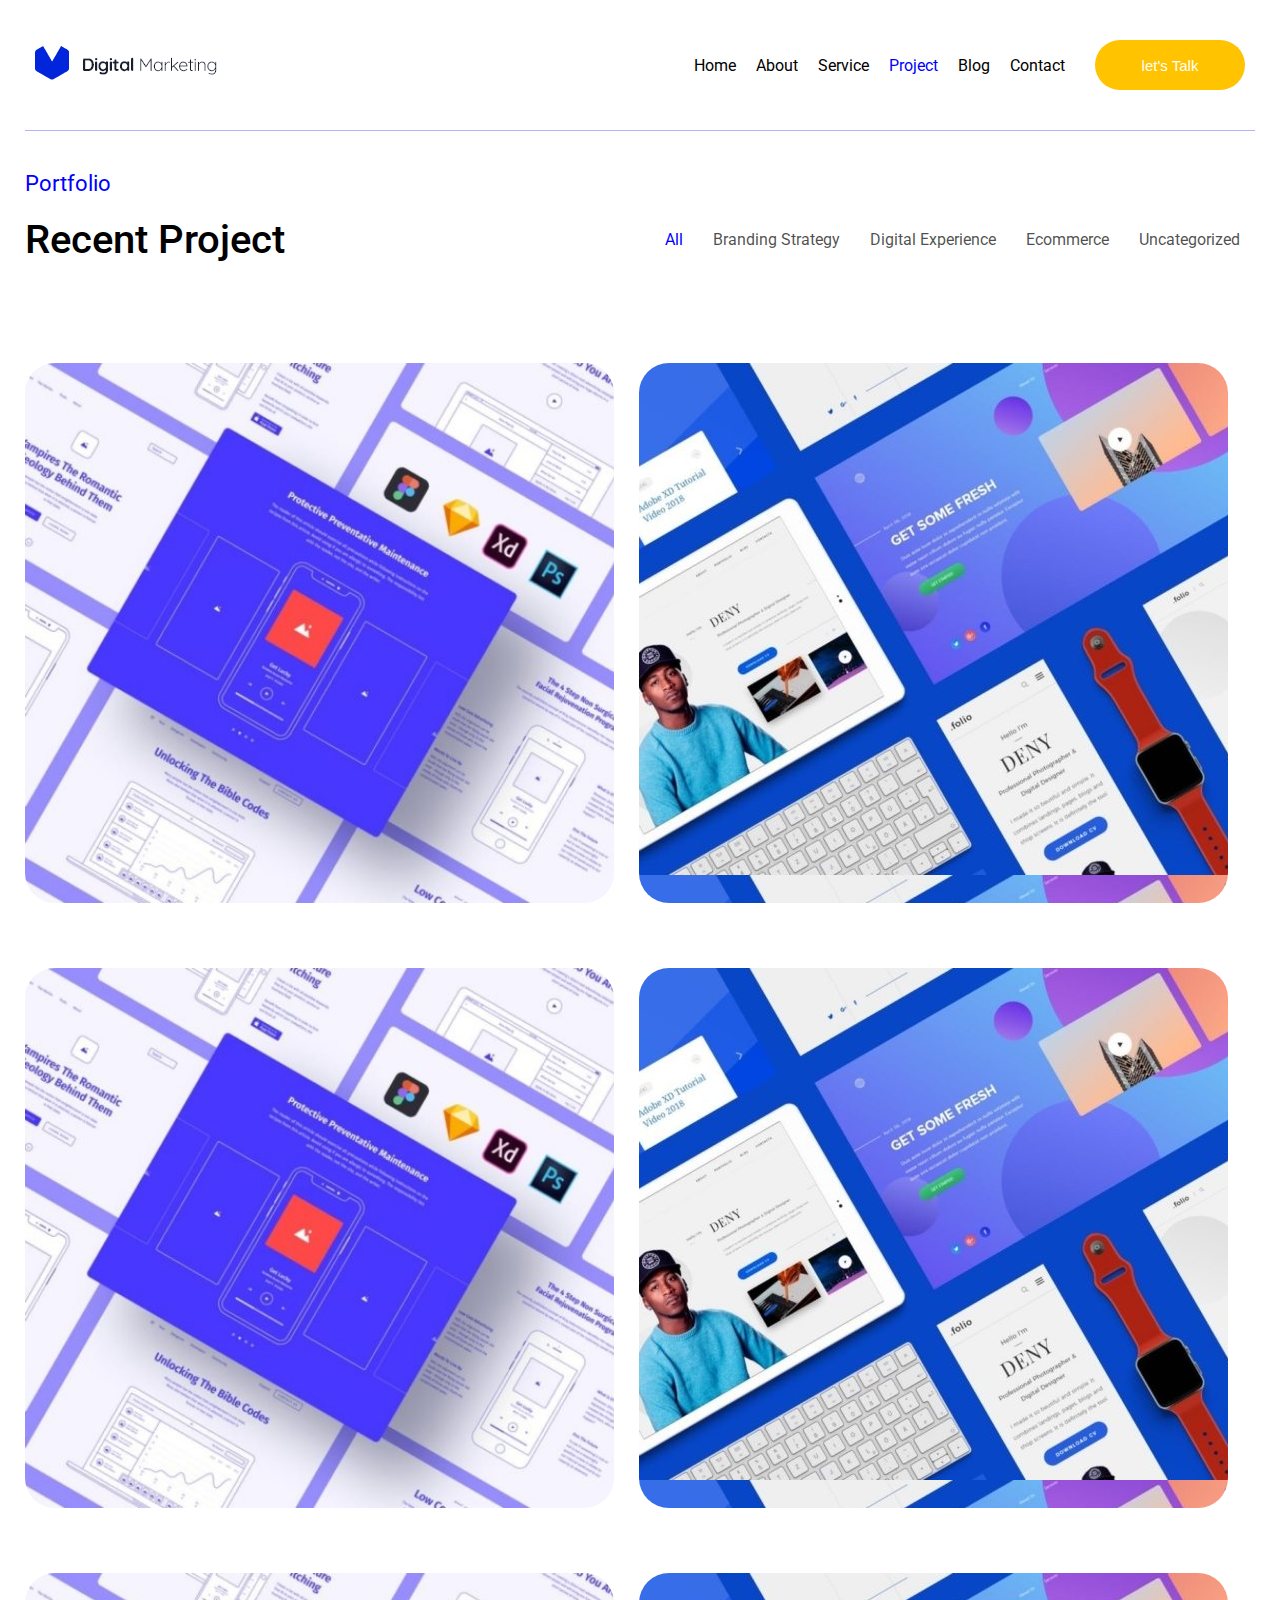
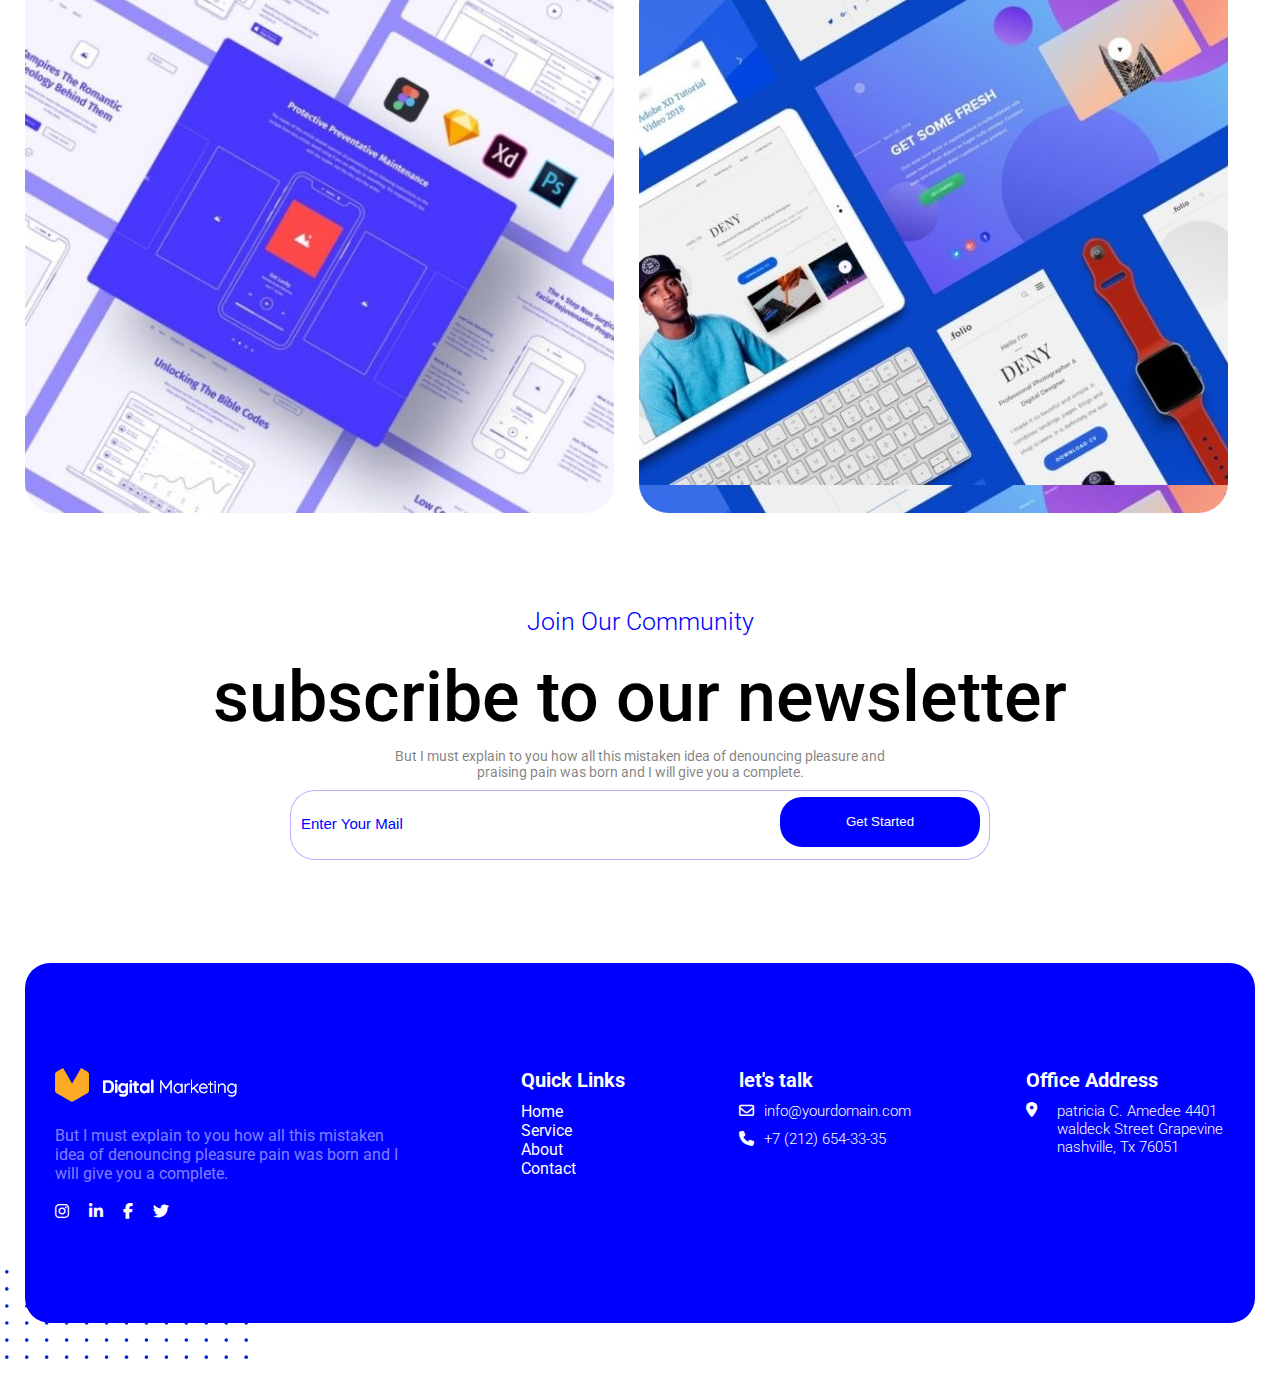
<file: A-test/project.html>
<!DOCTYPE html>
<html lang="en">
<head>
    <meta charset="UTF-8">
    <meta name="viewport" content="width=device-width, initial-scale=1.0">
    <link rel="stylesheet" href="https://cdnjs.cloudflare.com/ajax/libs/font-awesome/6.7.2/css/all.min.css
    ">
    <link rel="stylesheet" href="style.css">
    <title>Document</title>
</head>
<body>
    <div class="page">
        <div class="topbar">
            <div class="topright">
               <div class="img">
                <img src="images/topicon.png" alt="">
               </div>
            </div>
            <div class="topleft">
                <ul>
                    <li><a href="index.html">Home</a></li>
                    <li><a href="about.html">About</a></li>
                    <li><a href="service.html">Service</a></li>
                    <li><a href="project.html" class="active">Project</a></li>
                    <li><a href="blog.html">Blog</a></li>
                    <li><a href="contact.html">Contact</a></li>
                    <button class="chat">let's Talk</button>
                </ul>
            </div>
        </div>
        <div class="pro_bar">
            <h2>Portfolio</h2>
            <div class="way_bar">
                <div class="left_way">
                    <h3>Recent Project</h3>
                </div>
                <div class="right_way">
                    <ul class="mid_contain">
                        <li><a href="" style="color: blue;">All</a></li>
                        <li><a href="">Branding Strategy</a></li>
                        <li><a href="">Digital Experience</a></li>
                        <li><a href="">Ecommerce</a></li>
                        <li><a href="">Uncategorized</a></li>
                    </ul>
                </div>
            </div>
        </div>
            <div class="pro_project_bar">
                <div class="project1">
                  <div class="pro_card">
                    <div class="pro_left">
                        <h4>Login Mobile Interface illustrations</h4>
                        <p>Digital Experience <span> . </span>Ecommerce</p>
                    </div>
                    <div class="pro_right">
                        <button class="pro_butt"><i class="fa-solid fa-chevron-right"></i></button>
                    </div>
                  </div>
                </div>
                <div class="project2">
                 <div class="pro_card">
                    <div class="pro_left">
                        <h4>Some new ideas for branding</h4>
                        <p>Branding Startegy</p>
                    </div>
                    <div class="pro_right">
                        <button class="pro_butt"><i class="fa-solid fa-chevron-right"></i></button>
                    </div>
                 </div>
                </div>
                <div class="project1">
                    <div class="pro_card">
                      <div class="pro_left">
                          <h4>Login Mobile Interface illustrations</h4>
                          <p>Digital Experience <span> . </span>Ecommerce</p>
                      </div>
                      <div class="pro_right">
                          <button class="pro_butt"><i class="fa-solid fa-chevron-right"></i></button>
                      </div>
                    </div>
                  </div>
                  <div class="project2">
                   <div class="pro_card">
                      <div class="pro_left">
                          <h4>Some new ideas for branding</h4>
                          <p>Branding Startegy</p>
                      </div>
                      <div class="pro_right">
                          <button class="pro_butt"><i class="fa-solid fa-chevron-right"></i></button>
                      </div>
                   </div>
                  </div>
                  <div class="project1">
                    <div class="pro_card">
                      <div class="pro_left">
                          <h4>Login Mobile Interface illustrations</h4>
                          <p>Digital Experience <span> . </span>Ecommerce</p>
                      </div>
                      <div class="pro_right">
                          <button class="pro_butt"><i class="fa-solid fa-chevron-right"></i></button>
                      </div>
                    </div>
                  </div>
                  <div class="project2">
                   <div class="pro_card">
                      <div class="pro_left">
                          <h4>Some new ideas for branding</h4>
                          <p>Branding Startegy</p>
                      </div>
                      <div class="pro_right">
                          <button class="pro_butt"><i class="fa-solid fa-chevron-right"></i></button>
                      </div>
                   </div>
                  </div>
        </div>
        <div class="sec_lastbar">
            <h4>Join Our Community</h4>
            <h3>subscribe to our newsletter</h3>
            <p> 
                But I must explain to you how all this mistaken idea of denouncing pleasure and praising pain was born and I will give you a complete.
            </p>
            <div class="input">
                <input type="email" class="mail" placeholder="Enter Your Mail">
                <button class="input_float">Get Started</button>
            </div>
        </div>
        <div class="lastbars">
            <div class="cover">
            <div class="lastbar1">
                <div class="lastimage">
                    <img src="images/lastbar1.png" alt="">
                </div>
                <div class="lasttext">
                    But I must explain to you how all this mistaken idea of denouncing pleasure pain was born and I will give you a complete.
                </div>
                <div class="lasticon">
                    <i class="fa-brands fa-instagram"></i>
                    <i class="fa-brands fa-linkedin-in"></i>
                    <i class="fa-brands fa-facebook-f"></i>
                    <i class="fa-brands fa-twitter"></i>
                </div>
            </div>
            <div class="lastbar2">
                <h3>Quick Links</h3>
                <ul class="quickLink">
                    <li><a href="index.html">Home</a></li>
                    <li><a href="service.html">Service</a></li>
                    <li><a href="about.html">About</a></li>
                    <li><a href="contact.html">Contact</a></li>
                </ul>
            </div>
            <div class="lastbar3">
                <h3>let's talk</h3>
                <div class="mail_with_icon">
                    <i class="fa-regular fa-envelope"></i>
                    <p>info@yourdomain.com</p>
                </div>
                <div class="mail_with_icon">
                    <i class="fa-solid fa-phone"></i>
                    <p> +7 (212) 654-33-35</p>
                </div>
            </div>
            <div class="lastbar4">
                <h3>Office Address</h3>
                <div class="location">
                    <i class="fa-solid fa-location-dot"></i>
                    <p>patricia C. Amedee 4401 waldeck Street Grapevine nashville, Tx 76051</p>
                </div>
            </div>
            <div class="lastback2">
                <img src="images/backboy2.svg" alt="">
            </div>
        </div>
        </div>
    </div>
</body>
</html>
</file>
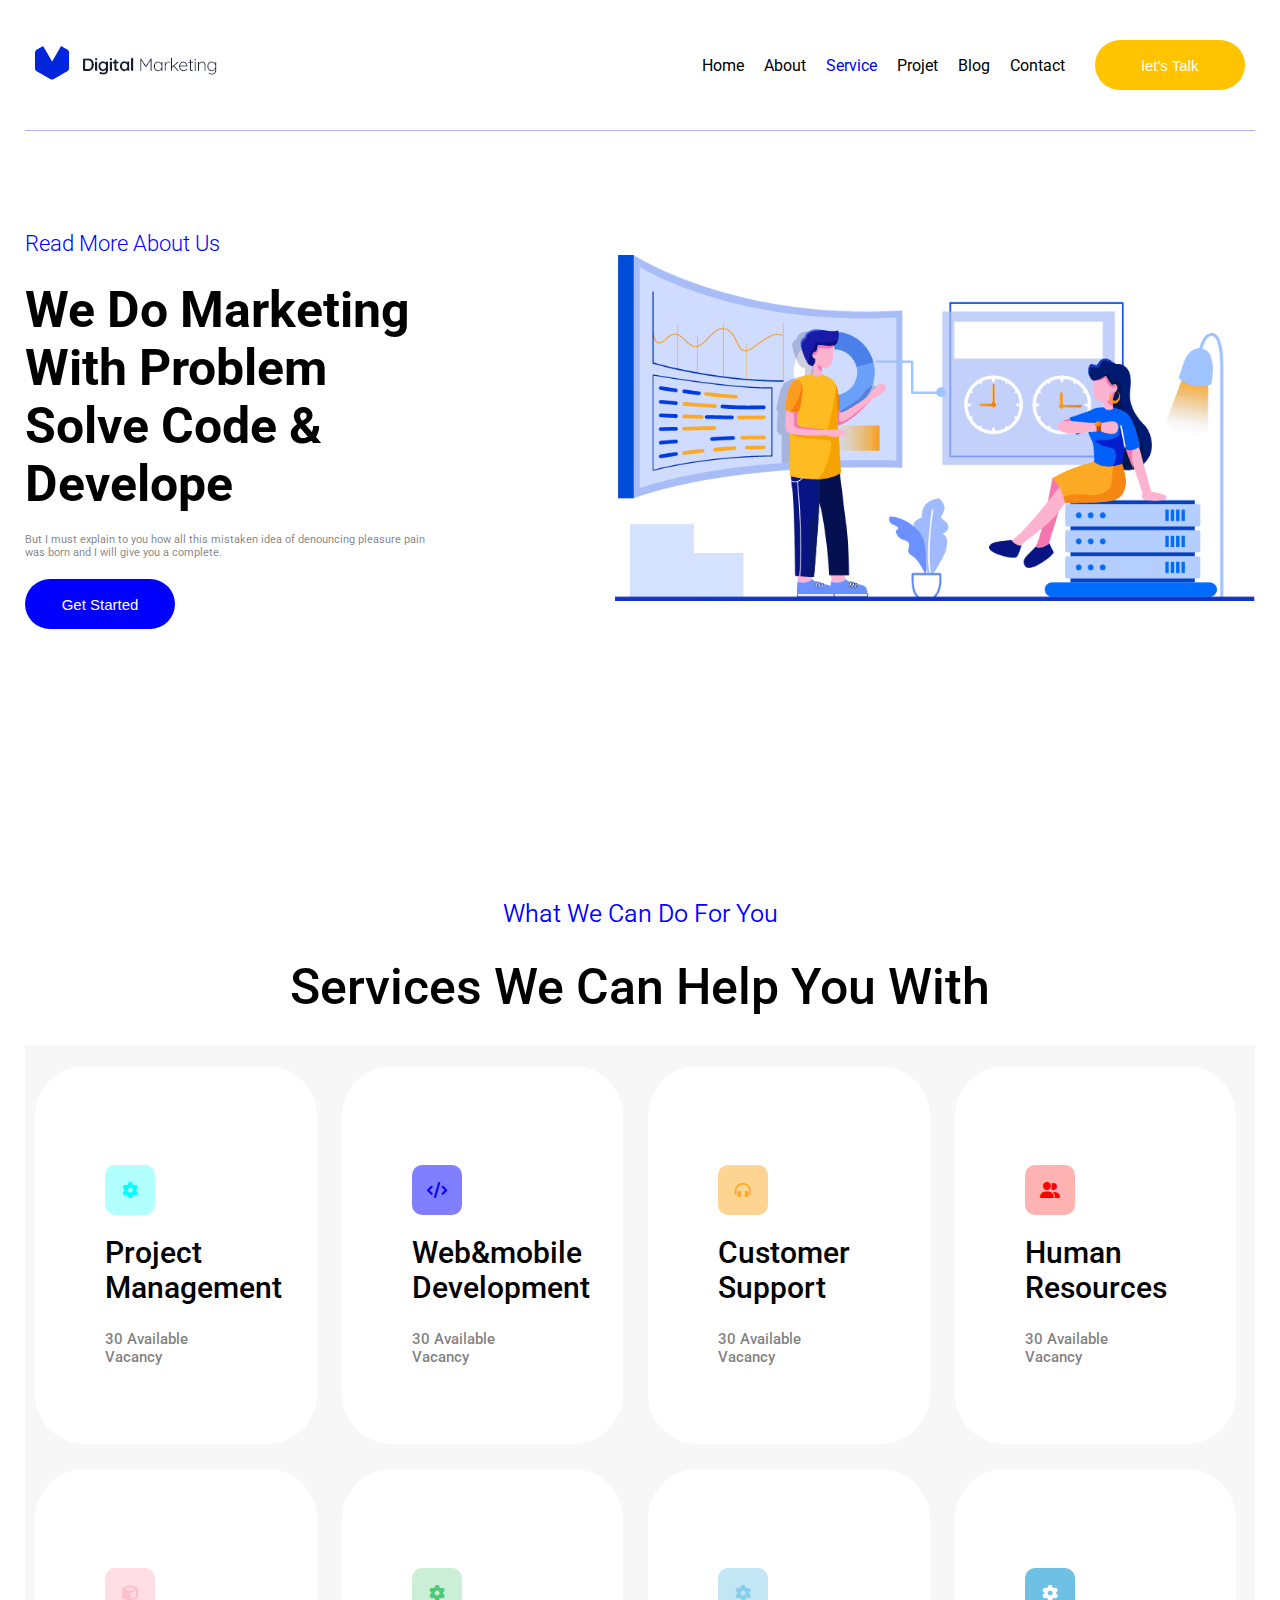
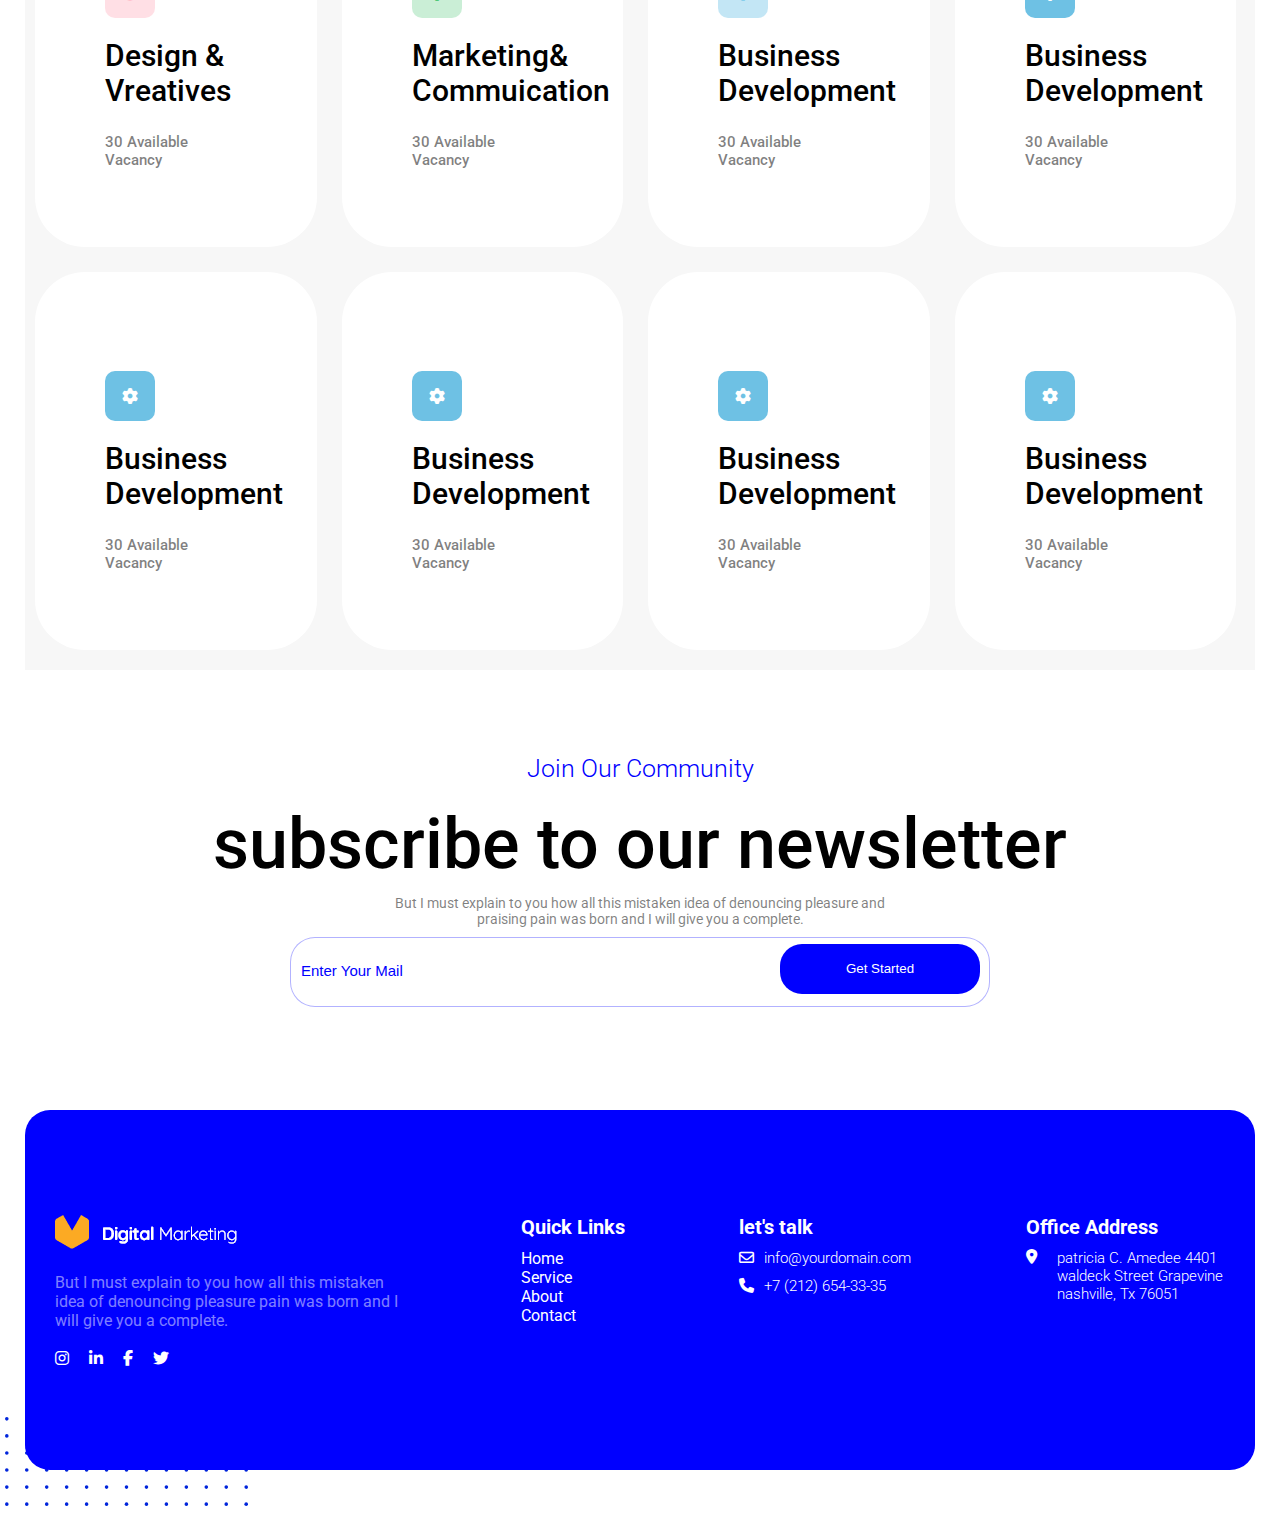
<file: A-test/service.html>
<!DOCTYPE html>
<html lang="en">
<head>
    <meta charset="UTF-8">
    <meta name="viewport" content="width=device-width, initial-scale=1.0">
    <link rel="stylesheet" href="https://cdnjs.cloudflare.com/ajax/libs/font-awesome/6.7.2/css/all.min.css
    ">
    <link rel="stylesheet" href="style.css">
    <title>Service</title>
</head>
<body>
    <div class="page">
        <div class="topbar">
            <div class="topright">
               <div class="img">
                <img src="images/topicon.png" alt="">
               </div>
            </div>
            <div class="topleft">
                <ul>
                    <li><a href="index.html">Home</a></li>
                    <li><a href="about.html">About</a></li>
                    <li><a href="service.html" class="active">Service</a></li>
                    <li><a href="project.html">Projet</a></li>
                    <li><a href="blog.html">Blog</a></li>
                    <li><a href="contact.html">Contact</a></li>
                    <button class="chat">let's Talk</button>
                </ul>
            </div>
        </div> 
        <div class="sev_firstbar">
            <div class="sev_left">
               <h2>Read More About Us</h2>
               <h3>We Do Marketing With Problem Solve Code & Develope</h3>
               <p>
                   But I must explain to you how all this mistaken idea of denouncing pleasure pain was born and I will give you a complete.
                </p>
                <button class="G_started">Get Started</button>
            </div>
            <div class="sev_right">
              <img src="images/service.png" alt="">
            </div>
        </div>
        <div class="sec-header">
            <h3>What We Can Do For You</h3>
            <h2>Services We Can Help You With</h2>
        </div>
        <div class="workContainer">
            <div class="workCard">
                <div class="icon">
                <i class="fa-solid fa-gear"></i>
                </div>
                <h3>Project Management</h3>
                <p>30 Available Vacancy</p>
            </div>
            <div class="workCard">
                <div class="icon">
                    <i class="fa-solid fa-code"></i>
                </div>
                <h3>Web&mobile Development</h3>
                <p>30 Available Vacancy</p>
            </div>
            <div class="workCard">
                <div class="icon">
                    <i class="fa-solid fa-headphones-simple"></i>
                </div>
                <h3>Customer Support</h3>
                <p>30 Available Vacancy</p>
            </div>
            <div class="workCard">
                <div class="icon">
                    <i class="fa-solid fa-user-group"></i>
                </div>
                <h3>Human Resources</h3>
                <p>30 Available Vacancy</p>
            </div>
            <div class="workCard">
                <div class="icon">
                    <i class="fa-solid fa-cube"></i>
                </div>
                <h3>Design & Vreatives</h3>
                <p>30 Available Vacancy</p>
            </div>
            <div class="workCard">
                <div class="icon">
                <i class="fa-solid fa-gear"></i>
                </div>
                <h3>Marketing& Commuication</h3>
                <p>30 Available Vacancy</p>
            </div>
            <div class="workCard">
                <div class="icon">
                <i class="fa-solid fa-gear"></i>
                </div>
                <h3>Business Development</h3>
                <p>30 Available Vacancy</p>
            </div>
            <div class="workCard">
               <div class="icon">
                <i class="fa-solid fa-gear"></i>
                </div>
                <h3>Business Development</h3>
                <p>30 Available Vacancy</p>
            </div>
            <div class="workCard">
                <div class="icon">
                 <i class="fa-solid fa-gear"></i>
                 </div>
                 <h3>Business Development</h3>
                 <p>30 Available Vacancy</p>
             </div>
             <div class="workCard">
                <div class="icon">
                 <i class="fa-solid fa-gear"></i>
                 </div>
                 <h3>Business Development</h3>
                 <p>30 Available Vacancy</p>
             </div>
             <div class="workCard">
                <div class="icon">
                 <i class="fa-solid fa-gear"></i>
                 </div>
                 <h3>Business Development</h3>
                 <p>30 Available Vacancy</p>
             </div>
             <div class="workCard">
                <div class="icon">
                 <i class="fa-solid fa-gear"></i>
                 </div>
                 <h3>Business Development</h3>
                 <p>30 Available Vacancy</p>
             </div>
            </div>
            <div class="sec_lastbar">
                <h4>Join Our Community</h4>
                <h3>subscribe to our newsletter</h3>
                <p> 
                    But I must explain to you how all this mistaken idea of denouncing pleasure and praising pain was born and I will give you a complete.
                </p>
                <div class="input">
                    <input type="email" class="mail" placeholder="Enter Your Mail">
                    <button class="input_float">Get Started</button>
                </div>
            </div>
            <div class="lastbars">
                <div class="cover">
                <div class="lastbar1">
                    <div class="lastimage">
                        <img src="images/lastbar1.png" alt="">
                    </div>
                    <div class="lasttext">
                        But I must explain to you how all this mistaken idea of denouncing pleasure pain was born and I will give you a complete.
                    </div>
                    <div class="lasticon">
                        <i class="fa-brands fa-instagram"></i>
                        <i class="fa-brands fa-linkedin-in"></i>
                        <i class="fa-brands fa-facebook-f"></i>
                        <i class="fa-brands fa-twitter"></i>
                    </div>
                </div>
                <div class="lastbar2">
                    <h3>Quick Links</h3>
                    <ul class="quickLink">
                        <li><a href="index.html">Home</a></li>
                        <li><a href="service.html">Service</a></li>
                        <li><a href="about.html">About</a></li>
                        <li><a href="contact.html">Contact</a></li>
                    </ul>
                </div>
                <div class="lastbar3">
                    <h3>let's talk</h3>
                    <div class="mail_with_icon">
                        <i class="fa-regular fa-envelope"></i>
                        <p>info@yourdomain.com</p>
                    </div>
                    <div class="mail_with_icon">
                        <i class="fa-solid fa-phone"></i>
                        <p> +7 (212) 654-33-35</p>
                    </div>
                </div>
                <div class="lastbar4">
                    <h3>Office Address</h3>
                    <div class="location">
                        <i class="fa-solid fa-location-dot"></i>
                        <p>patricia C. Amedee 4401 waldeck Street Grapevine nashville, Tx 76051</p>
                    </div>
                </div>
                <div class="lastback2">
                    <img src="images/backboy2.svg" alt="">
                </div>
            </div>
            </div>
    </div>
</body>
</html>
</file>
<file: A-test/style.css>
@import url('https://fonts.googleapis.com/css2?family=Open+Sans:ital,wght@0,300..800;1,300..800&family=Roboto:ital,wght@0,100;0,300;0,400;0,500;0,700;0,900;1,100;1,300;1,400;1,500;1,700;1,900&display=swap');

*{
    padding: 0;
    margin: 0;
    box-sizing: border-box;
}
body{
    font-family: "Roboto", serif;
    transition:  all ease-in;
    margin: 0 25px;
}
.page{
    width: 100%;
}
.topbar{
    display: flex;
    align-items: center;
    justify-content: space-between;
    position: relative;
    margin: 30px 0;
    padding: 10px;
}
.topleft ul{
  display: flex;
}
.topleft ul li {
    margin: 0 10px;
    list-style: none;
    text-decoration: none;
    display: flex;
    align-items: center;
}
.topleft ul li a{
    text-decoration: none;
    color: black;
}
.topleft ul li a:hover{
   color:#0000FF ;
}
.topleft ul li a.active{
    color: #0000FF;
}
.chat{
    height: 50px;
    width: 150px;
    background-color: #FFC300;
    border: none;
    border-radius: 30px;
    color: #fff;
    outline: none;
    font-size: 15px;
    padding: 10px;
    margin-left: 20px;
    transition: cubic-bezier(0.175, 0.885, 0.32, 1.275);
}
.chat:hover{
    background-color: #0000FF;
    box-shadow: 5px 15px 5px 5px #9898df;
}
.moving_img{
    position: absolute;
    left: 350px;
    top: -30px;
}
.header h3{
    font-size: 22px;
    color: #0000FF;
    font-weight: lighter;
}
.sec_bar{
    display: flex;
    margin: 30px 0;
    align-items: center;
    position: relative;
}
.sec_left{
    width: 35vw;
    word-wrap: break-word;
}
.sec_left h3{
    font-size: 60px;
    margin-bottom: 20px;
}
.sec_left p{
    font-size: 13px;
    color: rgb(0,0,0,.5);
    margin-bottom: 10px;
}
.G_started{
    height: 50px;
    width: 150px;
    background-color: #0000FF;
    border: none;
    border-radius: 30px;
    color: #fff;
    outline: none;
    font-size: 15px;
    padding: 10px;
    transition: cubic-bezier(0.175, 0.885, 0.32, 1.275);
}
.G_started:hover{
    background-color: #FFC300;
}
.sec_right{
    position: absolute;
    width: 43vw;
    right: 20px;
    top: -70px;
}
.image img{
    width: 45vw;
}
.midCurve{
    width: 100%;
    height: 30vh;
    display: flex;
    justify-content: center;
}
.midCurve img{
    width: 350px;
    height: 150px;
}
.sec-header{
    display: flex;
    justify-content: center;
    flex-direction: column;
    text-align: center;
}
.sec-header h3{
    font-size: 25px;
    font-weight: 350;
    color: #0000FF;
    margin-bottom: 30px;
}
.sec-header h2{
    font-size: 50px;
    font-weight: 500;
}
.workContainer{
    position: relative;
    display: flex;
    flex-wrap: wrap;
    gap: 25px;
    background-color: rgb(0,0,0,.03);
    padding: 20px 10px;
    margin: 30px 0;
}
.workCard{
    padding: 0 70px;
    width: 22vw;
    height:42vh;
    display: flex;
    justify-content: center;
    flex-direction: column;
    background-color: #fff;
    border-radius: 50px;
}
.workCard .icon{
    margin: 20px 0px
}
.workCard .icon i{
    background-color: #6ec1e4;
    padding: 10px;
    color: #fff;
    height: 50px;
    width: 50px;
    display: flex;
    align-items: center;
    justify-content: center;
    border-radius: 10px;
    transition: background ease-in;
}
.workCard:nth-child(1) i{
    color: rgb(0, 255, 255);
    background-color: rgb(0, 255, 255,.3);
}
.workCard:nth-child(1):hover i{
    color: #fff;
    background-color: rgb(0, 255, 255);
}
.workCard:nth-child(2) i{
    color: rgb(0,0, 255);
    background-color: rgb(0,0, 255,0.5);
}
.workCard:nth-child(2):hover i{
    color: #fff;
    background-color: rgb(0,0,255);
}
.workCard:nth-child(3) i{
    color: rgb(252, 170, 35);
    background-color: rgb(252, 170, 35,.5);
}
.workCard:nth-child(3):hover i{
    color: #fff;
    background-color: rgb(0,0,255);
}
.workCard:nth-child(4) i{
    color: rgb(255,0,0);
    background-color: rgb(252,0,0,.3);
}
.workCard:nth-child(4):hover i{
    color: #fff;
    background-color: rgb(255,0,0);
}
.workCard:nth-child(5) i{
    color: rgb(255, 192, 203);
    background-color: rgb(255, 192, 203,.5);
}
.workCard:nth-child(5):hover i{
    color: #fff;
    background-color: rgb(255, 192, 203);
}
.workCard:nth-child(6) i{
    color: rgb(80, 200, 120);
    background-color: rgb(80, 200, 120,.3);
}
.workCard:nth-child(6):hover i{
    color: #fff;
    background-color: rgb(80, 200, 120)
}
.workCard:nth-child(7) i{
    color: rgb(135, 206, 235);
    background-color: rgb(135, 206, 235,.5);
}
.workCard:nth-child(7):hover i{
    color: #fff;
    background-color: rgb(135, 206, 235);
}
.workCard h3{
    font-size: 30px;
    margin-bottom: 25px;
    font-weight: 500;
}
.workCard p{
    font-size: 15px;
    color: rgb(0,0,0,.5);
    font-weight: 500;
}
.workCard:hover{
    box-shadow: 5px 5px 5px 5px rgb(0,0,0,.5);
}
.workCard.eigthchild{
    background-color: #0000FF;
    color: #fff;
    border-radius: 50px;
}
.workCard.eigthchild p{
    color: #fff;
    
}
.back1{
    position: absolute;
    top: 0;
    left: 300px;
    z-index: -1;
}
.back2{
    position: absolute;
    bottom: -20px;
    left: -20px;
    z-index: -1;
}
.thd_bar{
    display: flex;
    align-items: center;
    justify-content: center;
    width: 100%;
    margin: 170px 0;
    position: relative;
}
.right_thd{
    width: 60%;
}
.right_thd img{
    width: 90%;
}
.left_thd{
    width: 35% ;
}
.left_thd h3{
 font-size: 20px;
 color: #0000FF;
 margin-bottom: 20px;
}
.left_thd h2{
    font-size: 50px;
    font-weight: 700;
    margin-bottom: 20px;
}
.left_thd p{
    color: rgb(0,0,0,.5);
    font-size: 15px;
    margin-bottom: 20px;
}
.thd_butt{
    padding: 5px;
    border: 0;
    background-color: #0000FF;
    color: #fff;
    height: 50px;
    width: 150px;
    border-radius: 25px;
    font-size: 15px;
}
.thd_butt:hover{
    background-color: rgb(252, 170, 35);
    box-shadow: 3px 3px 3px 3px rgb(252, 170, 35);
}
.thd_float1{
    position: absolute;
    right: -25px;
    top: -130px;
}
.thd_float2{
    position: absolute;
    right: 120px;
    bottom: -120px;
}


.fourth h3{
   color: #0000FF;
   font-size: 22px;
   font-weight: 300;
}
.fourth_bar{
    display: flex;
    align-items: center;
    justify-content: space-between;
    margin: 20px 0;
}
.fourth_bar h2{
    font-size: 50px;
    font-weight: 700;
}
.fbar_butt{
    height: 50px;
    width: 150px;
    font-size: 20px;
    border: 0;
    background-color: #0000FF;
    color: #fff;
    border-radius: 30px;
    transition: background ease-in .5s;
}
.fbar_butt:hover{
    background-color: rgb(252, 170, 35);
}
.project_bar{
    display: flex;
    align-items: center;
    width: 100%;
    justify-content: space-between;
    gap: 15px
}
.project1{
    width:50% ;
    height: 60vh;
    background-image: url(images/pro_back1.jpg);
    background-size: cover;background-repeat: no-repeat;
    margin-bottom: 40px;
    display: flex;
    align-items: flex-end;
    padding-left:40px;
    padding-bottom: 40px;
    border-radius: 30px;
    transition:  all  ease-in;
}
.project2{
    width:50% ;
    background-color: red;
    height: 60vh;
    background-image: url(images/pro_back2.jpg);
    margin-bottom: 40PX;
    display: flex;
    align-items: flex-end;
    padding-left:40px;
    padding-bottom: 40px;
    border-radius: 30px;
    transition:  all  ease-in;
    
}
.pro_card{
    background-color: #fff;
    padding: 40px 20px;
    display: flex;
    align-items: center;
    justify-content: center;
    width: 50%;
    gap: 10px;
    border-radius: 15px;
    display: none;
}
.pro_left{
    width: 75%;
}
.pro_left h4{
    font-size: 20px;
    font-weight: 600;
}
.pro_left p{
    color: rgb(0,0,0,.5);
    font-size: 13px;
    margin: 10px 0;
}
.pro_butt{
    height: 50px;
    width: 50px;
    display: flex;
    align-items: center;
    justify-content: center;
    background-color: #0000FF;
    color: #fff;
    border: 0;
    border-radius: 15px;
}
.project1:hover .pro_card{
    display: flex;
}
.project2:hover .pro_card{
    display: flex;
}
.testimony{
    margin: 50px 0;
}
.testimony h3{
    font-weight: 400;
    font-size: 25px;
    color: #0000FF;
    text-align: center;
    margin: 15px 0;
}
.testimony h2{
    font-size: 50px;
    font-weight: 900;
    text-align: center;
    margin: 15px 0;
}
.testi_cards{
    display: flex;
    align-items: center;
    justify-content: space-between;
    margin-top: 50px;
    margin-bottom: 100px;
}
.testi_card{
    display: flex;
    flex-direction: column;
    padding:  40px;
    box-shadow: 5px 5px 5px 5px rgb(0,0,0,.5);
    border-radius: 20px;
    gap: 15px;
    width: 400px;
}
.testi_card_head{
    display: flex;
    align-items: center;
    margin-bottom: 10px;
    gap: 15px;
}
.hu_icon img{
    width: 50px;
    border-radius: 50%;
    height: 50px;
    margin-right: 10px;
}
.testi_details h4{
    font-size: 18px;
    font-weight: 400;
}
.testi_details p{
    font-size: 18px;
    font-weight: 300;
    color: rgb(0,0,0,.5);
    margin-right: 15px;
}
.com_icon i{
    width: 50px;
    height: 50px;
    font-size: 40px;
    border-radius: 50%;
    color: #0000FF;
}
.testi_text {
    font-size: 15px;
    color: rgb(0,0,0,.5);
}
.testi_card:hover .testi_card_head .com_icon i{
    color: #FFC300;
}
.news h3{
    font-size: 23px;
    font-weight: 400;
    color: #0000FF;
    margin-bottom: 15px;
}
.news_bar{
    display: flex;
    align-items: center;
    justify-content: space-between;
    margin-bottom: 50px;
}
.news_bar h4{
    font-size: 30px;
}
.news_view{
    height: 50px;
    width: 150px;
    border: 0;
    color: #fff;
    background-color: #0000FF;
    border-radius:25px ;
    transition: all ease-in .5s;
}
.news_view:hover{
    background-color: #FFC300;
}
.news_table{
    display: flex;
    justify-content: space-between;
    width: 100%;
    padding: 40px 0;
    border-top: 1px solid rgb(0,0, 255,0.2);
    
}
.news_image img{
    width: 300px;
    height: 150px;
    border-radius: 20px;   
    margin-right: 50px;
}
.news_details{
    display: flex;
    flex-direction: column;
}
.news_details h2{
    font-size: 15px;
    font-weight: 300;
}
.blue{
    color: #0000FF;
    margin-right: 10px;
}
.date{
    margin-right: 5px;
}
.by{
    color: #0000FF;
    margin: 0 5px;
}
.last{
    margin-left:10px ;
    color: #0000FF;
    font-weight: 500 ;
}
.news_details p{
    font-size: 30px;
    font-weight: 600;
    margin: 5px 0;
}
.go_arrow{
    height: 50px;
    width: 50px;
    border: 0;
    background-color: #0000FF;
    color: #fff;
    border-radius: 15px;
}
.news_left{
    display: flex;
}
.news_table:nth-child(3){
    border-bottom: 1px solid rgb(0,0, 255,0.2);
}
.news{
    margin-bottom: 150px;
}
.sec_lastbar{
    display: flex;
    align-items: center;
    justify-content: center;
    height: 40vh;
    flex-direction: column;
    position: relative;
    margin-bottom: 50px;
}
.sec_lastbar h4{
    color: #0000FF;
    font-size: 25px;
    font-weight: 300;
    margin-bottom: 20px;
}
.sec_lastbar h3{
    font-size: 70px;
    font-weight: 500;
    margin-bottom: 10px;
}
.sec_lastbar p{
    font-size: 14px;
    width: 500px;text-align: center;
    color: rgb(0,0,0,.5);
    margin-bottom: 10px;
}
.input{
    position: relative;
}
.mail{
    width: 700px ;
    height: 70px;
    padding-left:10px ;
    border-radius: 25px;
    border: 1px solid rgb(0,0, 255,0.3);
}
.mail:focus{
    outline: none;
}
.mail::placeholder{
    font-size: 15px;
    color: #0000FF;
}
.input_float{
    height:50px ;
    width: 200px;
    background-color: #0000FF;
    color: #fff;
    border: 0;
    border-radius: 22px;
    position: absolute;
    right: 10px;
    top: 7px;
}
.lastbars{
    background-color: #0000FF;
    position: relative;
}
.lastbars{
    height: 40vh;
    border-radius: 25px;
    align-items: center;
    display: flex;
    justify-content: space-between;
    color: #fff;
    padding: 0 30px;
    margin-bottom: 50px;
}
.cover{
    display: flex;
    justify-content: space-between;
}
.lastbar1{
    display: flex;
    flex-direction: column;
    width: 30%;
    gap: 20px;
}
.lasttext{
    color: rgb(255,255, 255,0.5);
}
.lasticon{
    display: flex;
    align-items: center;
    gap: 20px;
}
.lastbar2 h3{
    font-size: 20px;
    margin-bottom: 10px;
}
.quickLink li{
    list-style: none;
}
.quickLink li a{
    text-decoration: none;
    color: #fff;
}
.lastbar3 h3{
  font-size: 20px;
  margin-bottom: 10px;
}
.mail_with_icon{
    display: flex;
    align-items: center;
    gap: 10px;
    margin-bottom:10px ;
    font-size: 15px;
    font-weight: 300;
}
.lastbar4{
    width: 17%;
}
.location{
    display: flex;
    gap: 20px;
    font-size: 15px;
    font-weight: 300;
}
.lastbar4 h3{
    font-size: 20px;
    margin-bottom: 10px;
}
.lastback2{
    position: absolute;
    bottom: -40px;
    left: -20px;
    z-index: -1;
}


/* About */
.about_first{
    display: flex;
    align-items: center;
    justify-content: center;
    width: 100%;border-top: 1px solid rgb(0,0, 255,0.3);
    padding-top: 100px;
}
.ab_first_left{
    width: 50%;

}
.ab_first_left h3{
    font-size: 20px;
    font-weight: 400;
    color: #0000FF;
    margin-bottom: 10px;
}
.ab_first_left h2{
    font-size: 70px;
    font-weight: 500;
    margin-bottom: 10px;
}
.ab_first_left p{
    font-size: 18px;
    color: rgb(0,0,0,.5);
    margin-bottom: 20px;
}
.ab_first_left button{
    width: 150px;
    height: 50px;
    font-size: 18px;
    color: #FFF;
    background-color: #0000FF;
    border: 0;
    outline: 0;
    border-radius: 25PX;
}
.ab_first_left button:hover{
    background-color: #FFC300;
}
.ab_first_right{
    width: 50%;
    margin-left: 40px;
}
.ab_first_right img{
    width: 100%;
}
.ab_sec{
    display: flex;
    align-items: center;
    justify-content: space-between;
    color: rgb(0,0,0,.2);
    margin: 200px 70px;
    transition:  all ease-in-out;
}
.sec_log1{
 display: flex;
 align-items: center;
 justify-content: center;
 flex-direction: column;
 font-weight: 400;
}
.sec_log1 i{
    font-size: 30px;
}
.sec_log1 h4{
    font-size: 18px;
    letter-spacing: 5px;

}
.sec_log1 p{
    font-size: 22px;
}
.sec_log1:hover{
    color: rgb(0,0,0,.7);
}
.sec_log2{
    display: flex;
    align-items: center;
    justify-content: center;
    flex-direction: column;
}
.sec_log2 h2{
    font-size: 50px;
    font-weight: 400;
    letter-spacing: -8px;

}
.sec_log2 h3{
    font-size: 15px;
    font-weight: 300;
    margin-top: -10px;
}
.sec_log2:hover{
    color: rgb(0,0,0,.7);
}
.sec_log3{
    display: flex;
    align-items: center;
    justify-content: center;
    flex-direction: column;
}
.sec_log3 i{
    font-size: 25px;
}
.sec_log3 h4{
    font-size: 20px;
    letter-spacing: 5px;
}
.sec_log4{
    display: flex;
    align-items: center;
    justify-content: center;
    flex-direction: column;
}
.sec_log4{
    font-size: 30px;
}
.sec_log3:hover{
    color: rgb(0,0,0,.7);
}
.upside_down{
  transform: rotate(180deg); 
  /* font-weight: 200; */
  margin-top: -10px;
}

.sec_log4:hover{
    color: rgb(0,0,0,.7);
}
.sec_log5{
    display: flex;
    align-items: center;
    justify-content: center;
    flex-direction: column;
}
.sec_log5 h2{
    font-size: 30px;
}
.sec_log5 h3{
    font-size: 12px;
    letter-spacing: 6px;
}
.sec_log5:hover{
    color: rgb(0,0,0,.7);
}
.mid_thd{
    display: flex;
    align-items: center;
    flex-direction: column;
    margin-bottom: 80px;
}
.mid_thd h4{
    font-size: 18px;
    font-weight: 300;
    color: #0000FF;
    margin-bottom: 25px;
}
.mid_thd h3{
    font-size: 40px;
    font-weight: 500;
}
.teams{
    display: flex;
    align-items: center;
    margin: 100px 0;
    justify-content: space-between;
}
.team{
    display: flex;
    align-items: center;
    justify-content: flex-end;
}
.team_pic{
    height: 120px;
    width: 220px;
    margin-right: 20px;
}
.team_pic img{
    height: 150px;
    width: 220px;
    border-radius: 20px;
}
.team h3{
    font-size: 18px;
    font-weight: 300;
    color: #0000FF;
}
.team h2{
   font-size: 22px;
   margin: 20px 0;
}
.team i{
    margin: 0 5px;
}
.mid_fot{
    display: flex;
    align-items: center;
    flex-direction: column;
    margin: 1% 0;
}
.mid_fot h4{
    font-size: 18px;
    font-weight: 300;
    color: #0000FF;
    margin-bottom: 25px;
}
.mid_fot h3{
    font-size: 40px;
    font-weight: 500;
}
.payment{
    display: flex;
    align-items:center;
    justify-content: space-between;
    height: 75vh;
    margin: 100px 0;
    position: relative;
}

.pay_plan{
    position: relative;
    display: flex;
    align-items: center;
    justify-content: center;
    flex-direction: column;
    height: 70vh;
    border-radius: 25px;
    width: 30%;
    background-color: #fff;
}
.pay_float{
    position: absolute;
    top: -100px;
    right: 50px;
    
}
.pay_plan h3{
    font-size: 30px;
    font-weight: 500;
}
.pay_plan h4{
    font-size: 20px;
    font-weight: 300;
    color: rgb(0,0,0,.5);
    margin-bottom: 40px;
}
.advan{
    border-top: 1px solid rgb(0,0,0,.1);
    width: 80%;
    padding: 20px;
    display: flex;
    align-items: center;
    flex-direction: column;
}
.advan p{
    font-size: 20px;font-weight: 300;
}
.pay_plan h2{
    margin: 30px;
}
.pay_plan h2 sup{
  font-size: 12px;
  font-weight:400;
}
.pay_plan h2 sub{
    font-size: 12px;
    color: rgb(0,0,0,.5);
}
.c-price{
    width: 170px;
    height: 50px;
    border: 0;
    background-color: #0000FF;
    color: #fff;
    border-radius: 25px;
}
.pay_plan:hover{
    background-color: #0000FF;
    color: #fff;
}
.pay_plan:hover h4{
    color: #fff;
}
.pay_plan:hover button{
    background-color: #FFC300;
}
.plan_float{
    position: absolute;
    left: -50px;
    bottom: -30px;
    z-index: -1;
}
.sev_firstbar{
    display: flex;
    justify-content: space-between;
    align-items: center;
    border-top: 1px solid rgb(0,0, 255,0.3);
    padding-top: 100px;
    margin-bottom: 30vh;
}
.sev_left{
    width: 400px;
}
.sev_left h2{
    font-size: 22px;
    font-weight: 300;
    color: #0000FF;
    margin-bottom: 25px;
}
.sev_left h3{
    font-size: 50px;
    width: 400px;
}
.sev_left p{
    font-size: 11px;
    /* font-weight: 300; */
    color: rgb(0,0,0,.5);
    margin: 20px 0;
}
.sev_right{
    width: 50vw;
}
.sev_right img{
    width: 100%;
}
.pro_bar {
    border-top: 1px solid rgb(0,0, 255,0.3);
    padding-top: 40px;
    margin-bottom: 100px;
}
.pro_bar h2{
    font-size: 22px;
    font-weight: 400;
    color: #0000FF;
}
.way_bar{
    display: flex;
    align-items: center;
    justify-content: space-between;
    margin-top: 20px;
}
.left_way h3{
   font-size: 40px;
   font-weight: 500;
}
.right_way ul{
    display: flex;
    align-items: center;
    justify-content: center;
}
.mid_contain li{
    list-style: none;
    margin: 0 15px;
}
.mid_contain li a{
    text-decoration: none;
    color: rgb(0,0,0,.7);
}
.pro_project_bar{
    display: flex;
    flex-wrap: wrap;
    gap: 25px;
}
.pro_project_bar .project1{
    width: 46vw;
}
.pro_project_bar .project2{
    width: 46vw;
}
.news_container{
    margin-bottom: 150px;
}
.con_first{
    display: flex;
    border-top: 1px solid rgb(0,0, 255,0.3);
    padding-top: 100px;
    position: relative;
    margin-bottom: 100px;
}
.con_first_left{
    width: 65vw;
    position: relative;
}
.con_first_left h4{
  font-size: 22px;
  font-weight: 300;
  color: #0000FF;
}
.con_first_left h3{
    font-size: 60px;
    font-weight: 400;
    width: 450px;
    margin: 20px 0;
}
.con_first_left img{
    width: 750px;
    height: 50pvh;
}
.con_flow img{
    transform: rotate(180deg);
    height: 200px;
    width: 200px;
}
.con_flow{
    position: absolute;
    top: 40px;
    right: 50px;
}
.con_first_right{
    display: flex;
    flex-direction: column;
}
.con_first_right form{
    display: flex;
    flex-direction: column;
}
.con_first_right form label{
    font-size: 18px;
    margin-bottom: 15px;
}
.con_first_right form input{
    padding: 10px 15px;
    border: 0;
    background-color: rgb(0,0,0,.1);
    border-radius: 20px;
    height: 50px;
    font-size: 18px;
    margin-left: -10px;
    margin-bottom: 30px;
}
.con_first_right form textarea{
    padding: 10px 15px;
    border: 0;
    background-color: rgb(0,0,0,.1);
    border-radius: 20px;
    /* height: 50px; */
    font-size: 18px;
    margin-left: -10px;
    margin-bottom: 30px;
}
.con_first_right form textarea:hover{
    outline: none;
}
.con_first_right form input:hover{
    outline: none;
}
.lastLine button{
    margin-left: 20px;
}
.lastLine span{
    color: rgb(0,0,0,0.5);
    margin-left: 5px;
}
.lastLine input{
    height: 15px;
    width: 15px;
}
.con_sec{
    background-color: #0000FF;
    color: #fff;
    display: flex;
    align-items: center;
    justify-content: space-between;
    height: 40vh;
    padding: 20px;
    border-radius: 25px;
    position: relative;
    margin-bottom: -10px;
}
.con_sec_bars{
    display: flex;
    align-items: center;
    flex-direction: column;
    border-left:  1px solid  #fff;
    padding: 25px;
    width: 400px;
}
.con_sec_bars i{
    width: 50px;
    height: 50px;
    font-size: 30px;
    color: rgb(255, 255, 255,.5);
}
.con_sec_bars h3{
    font-size: 22px;
    font-weight: 350;
    margin: 10px 0;
}
.con_sec_bars p{
    font-size: 17px;
    color: rgb(255, 255, 255,.7);
    margin: 5px 0;
}
.details_float{
    position: absolute;
    right: 20px;
    top: -70px;
}
.con_sec_bars:nth-child(1){
    border: none;
}
.map{
    margin-bottom: 100px;
}
</file>
